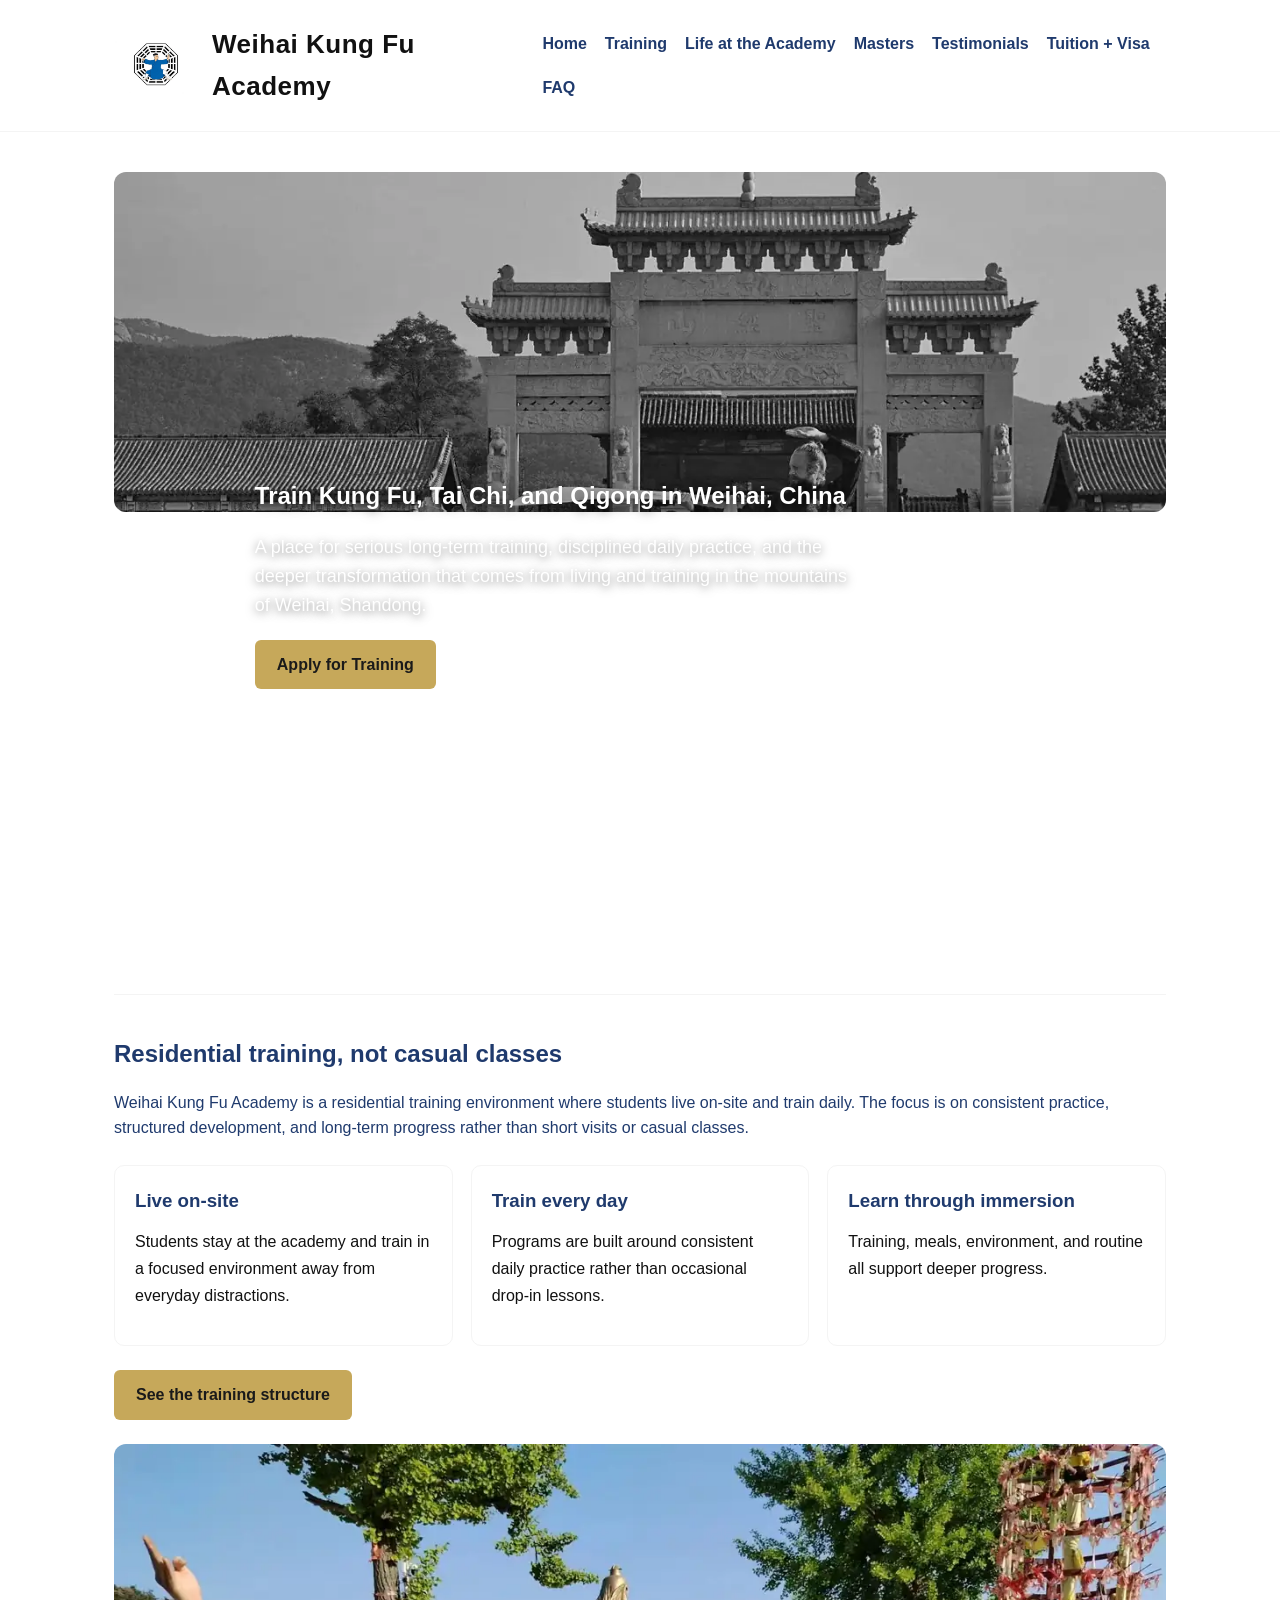
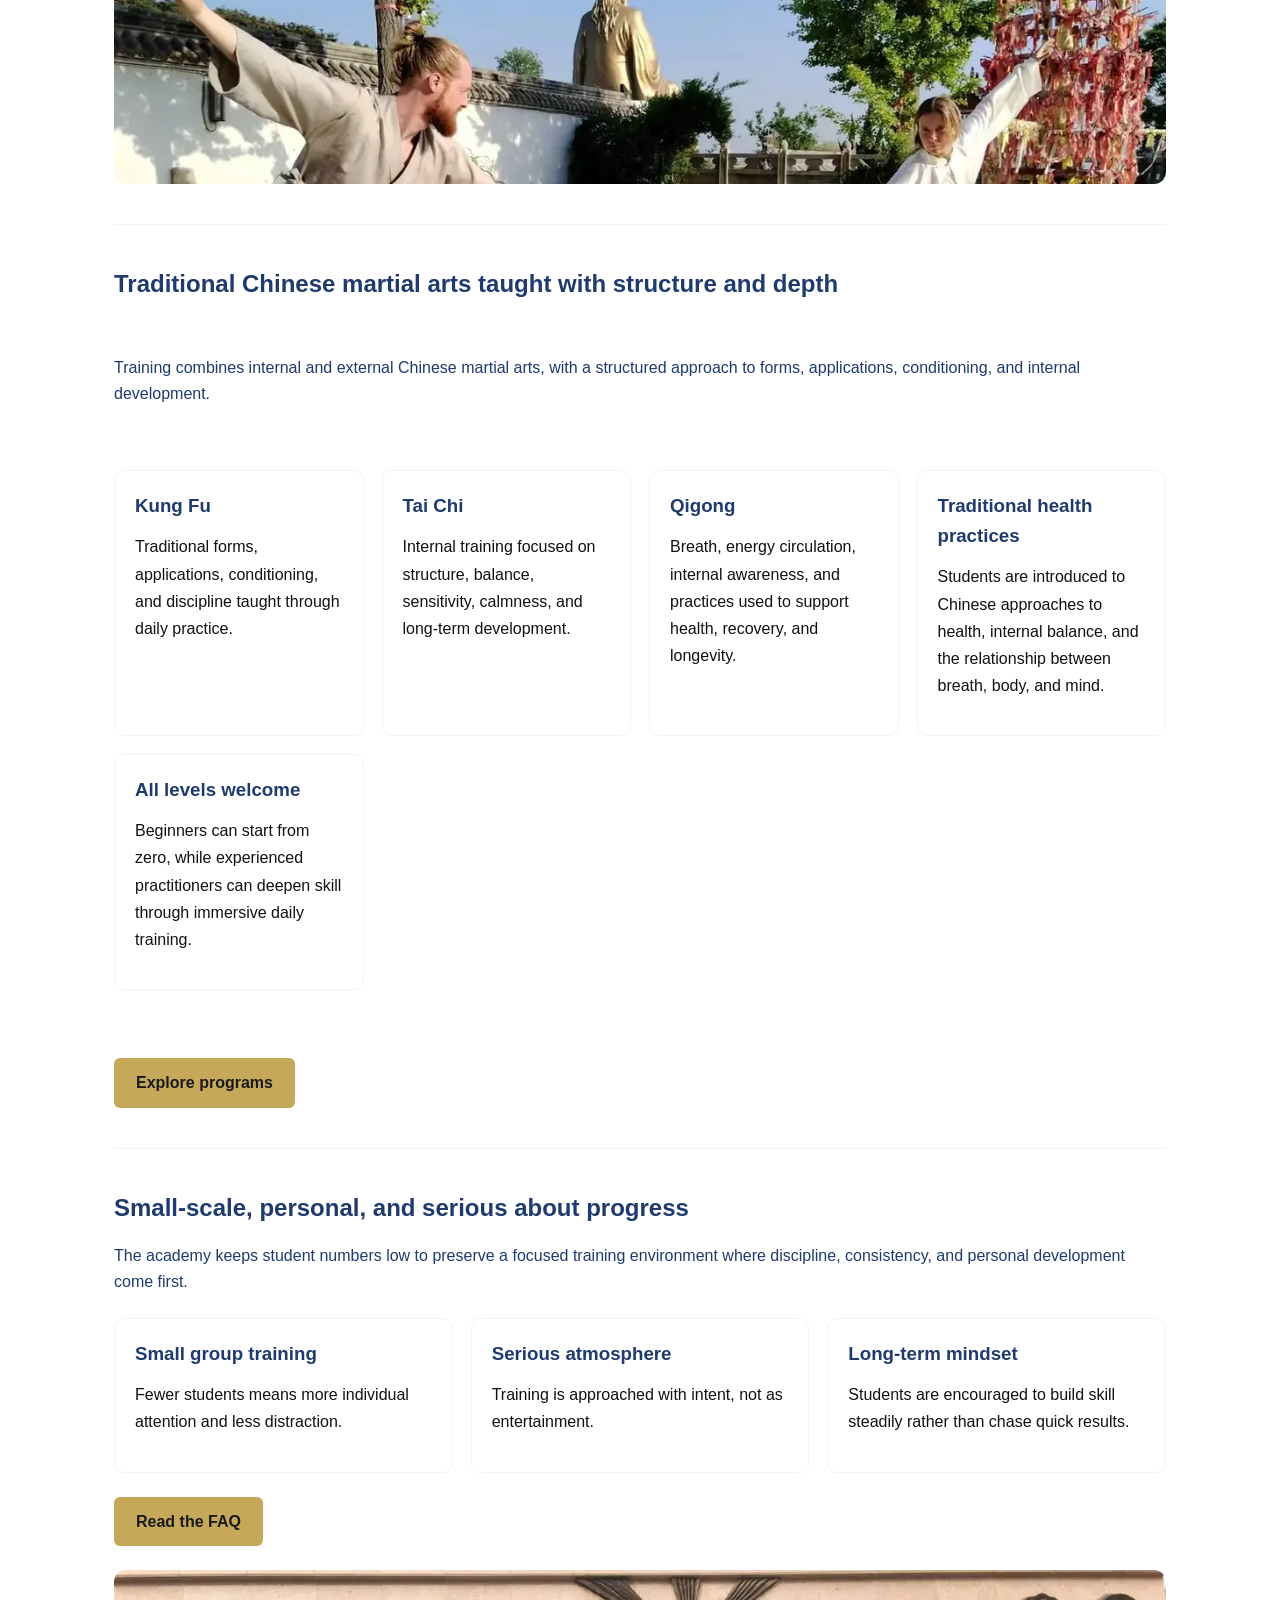
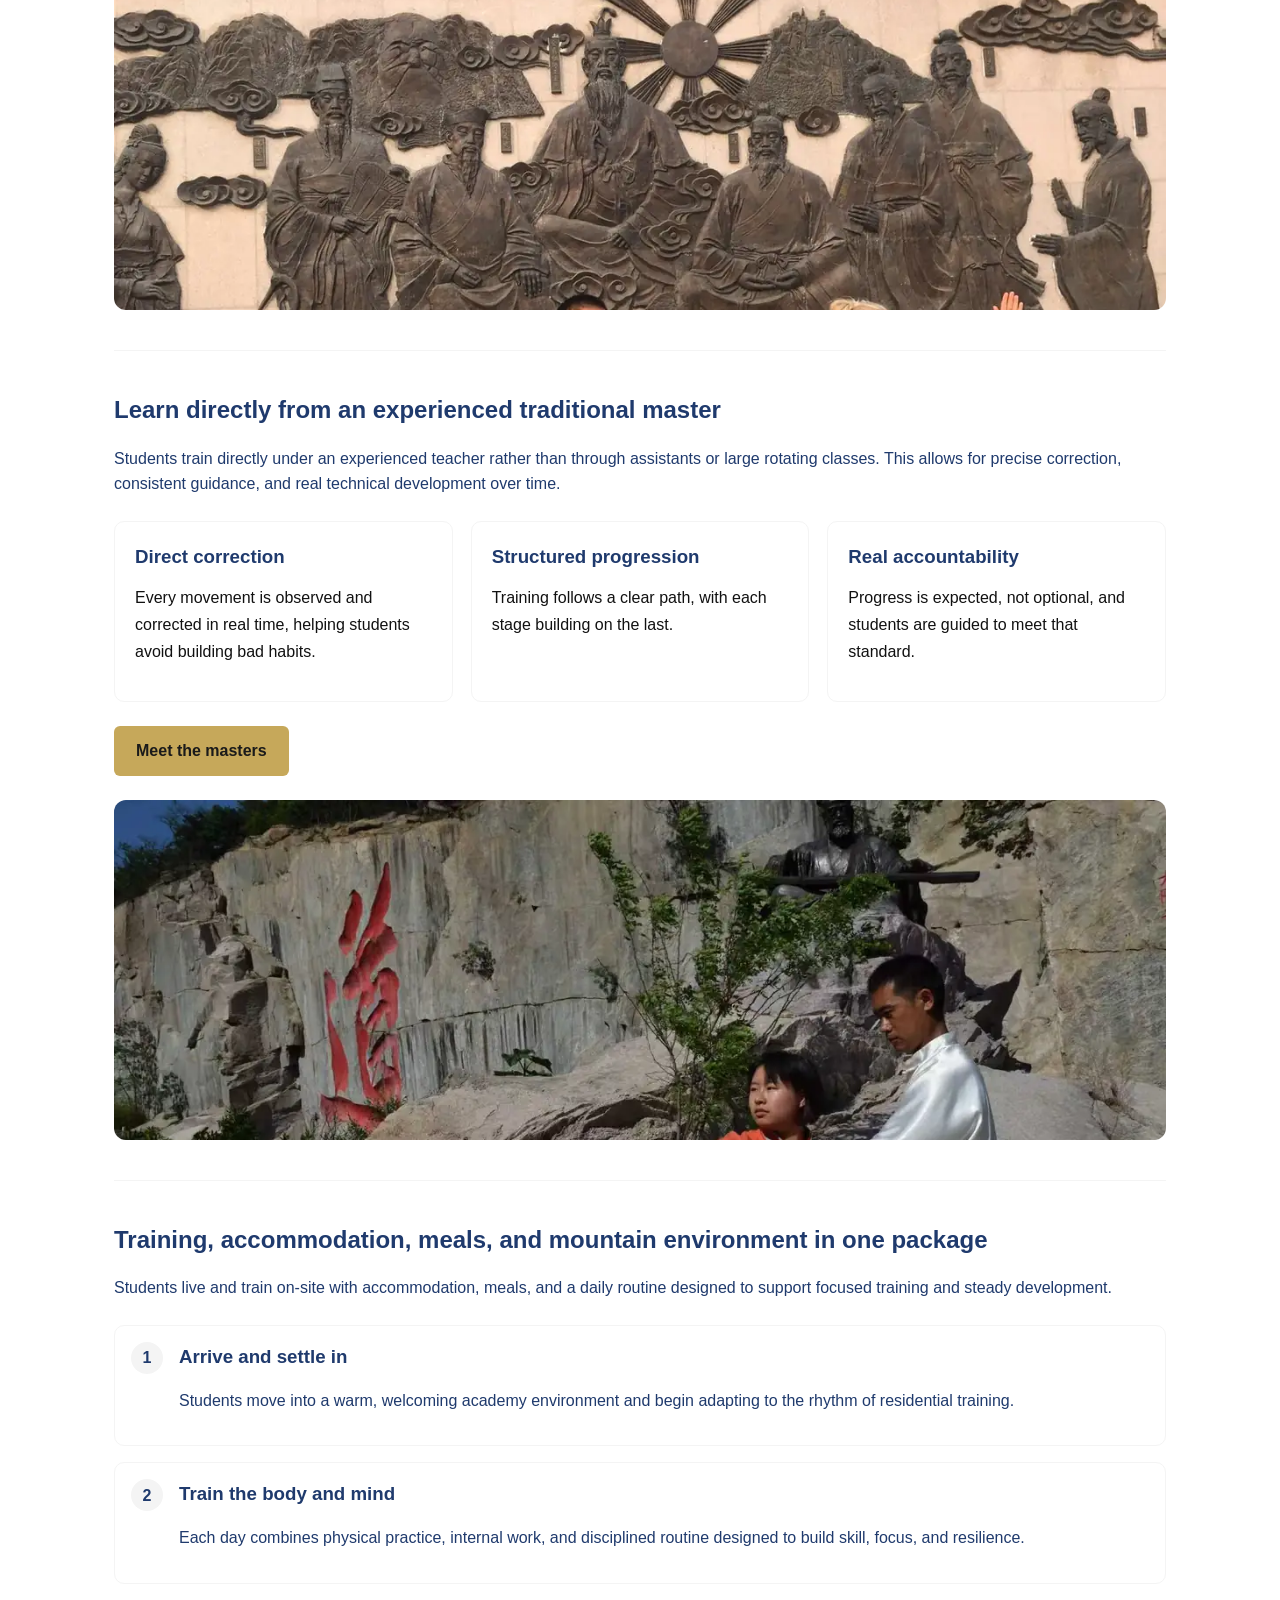
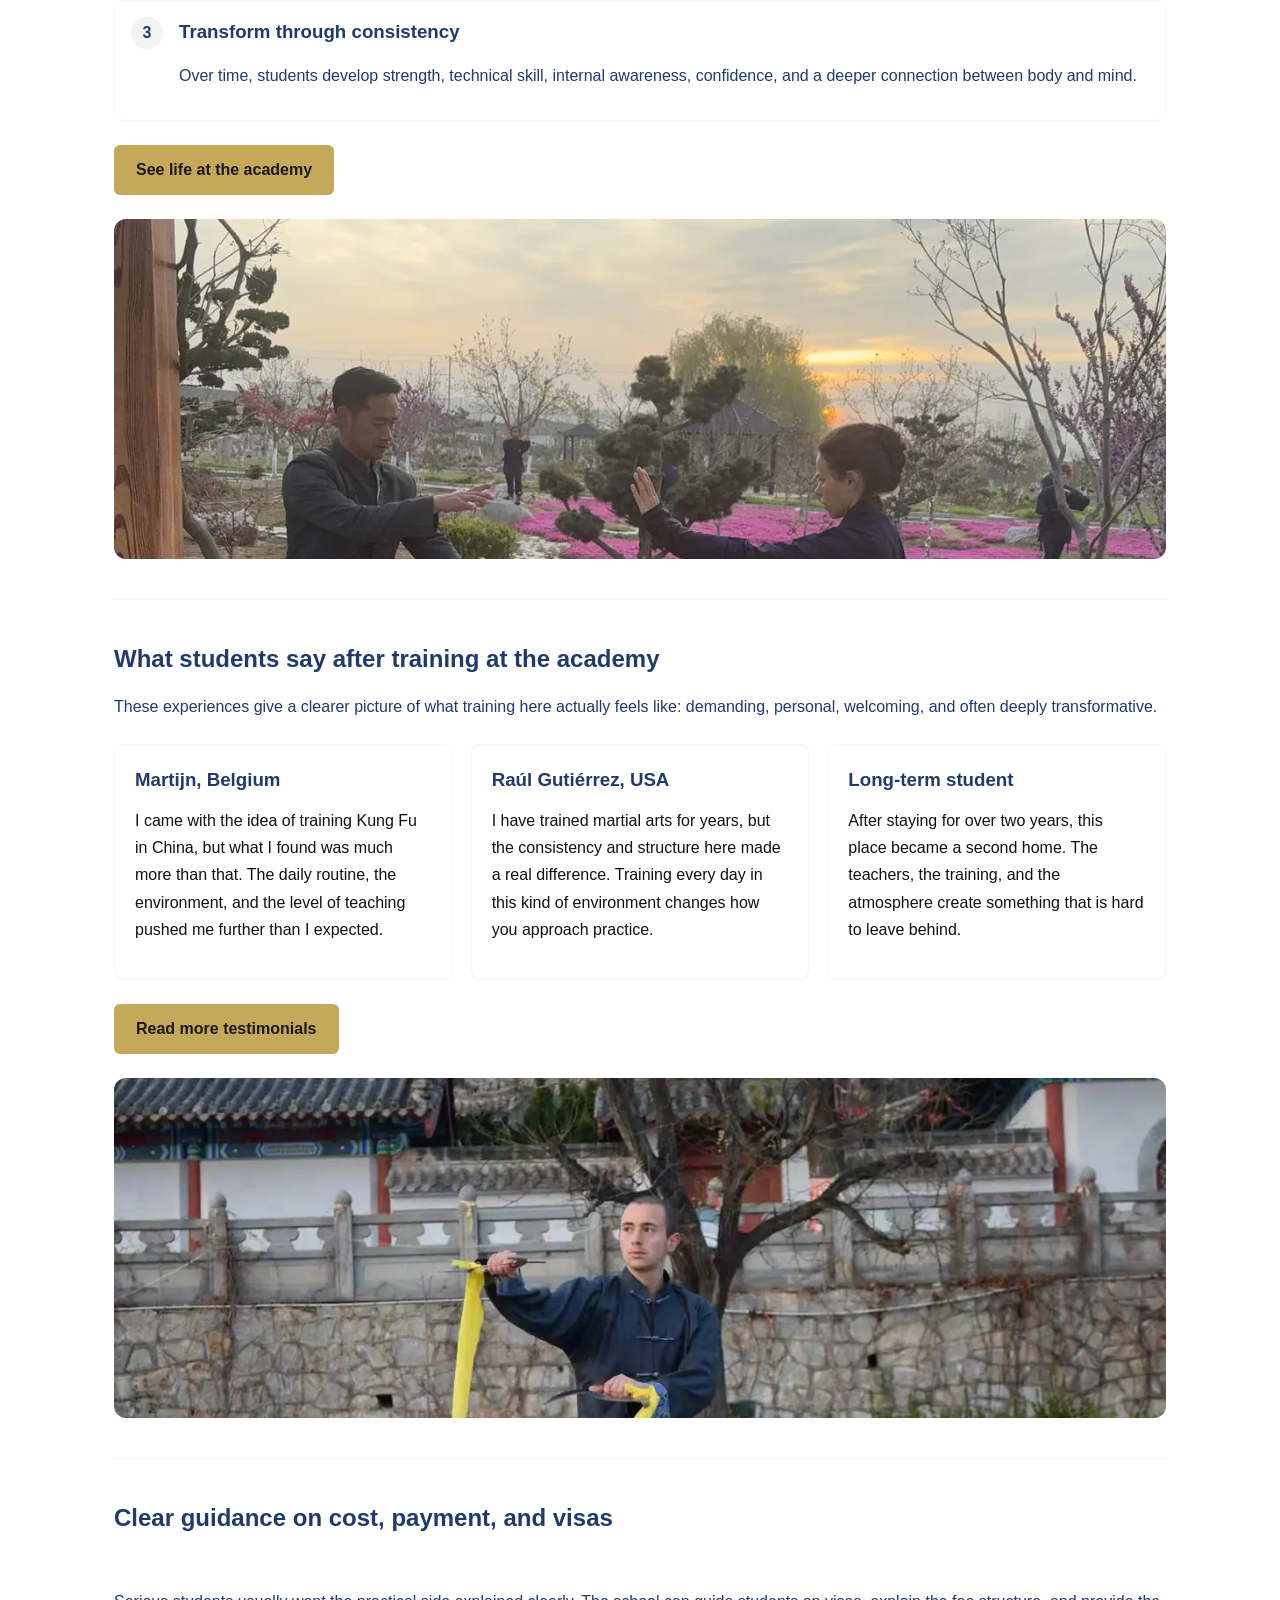
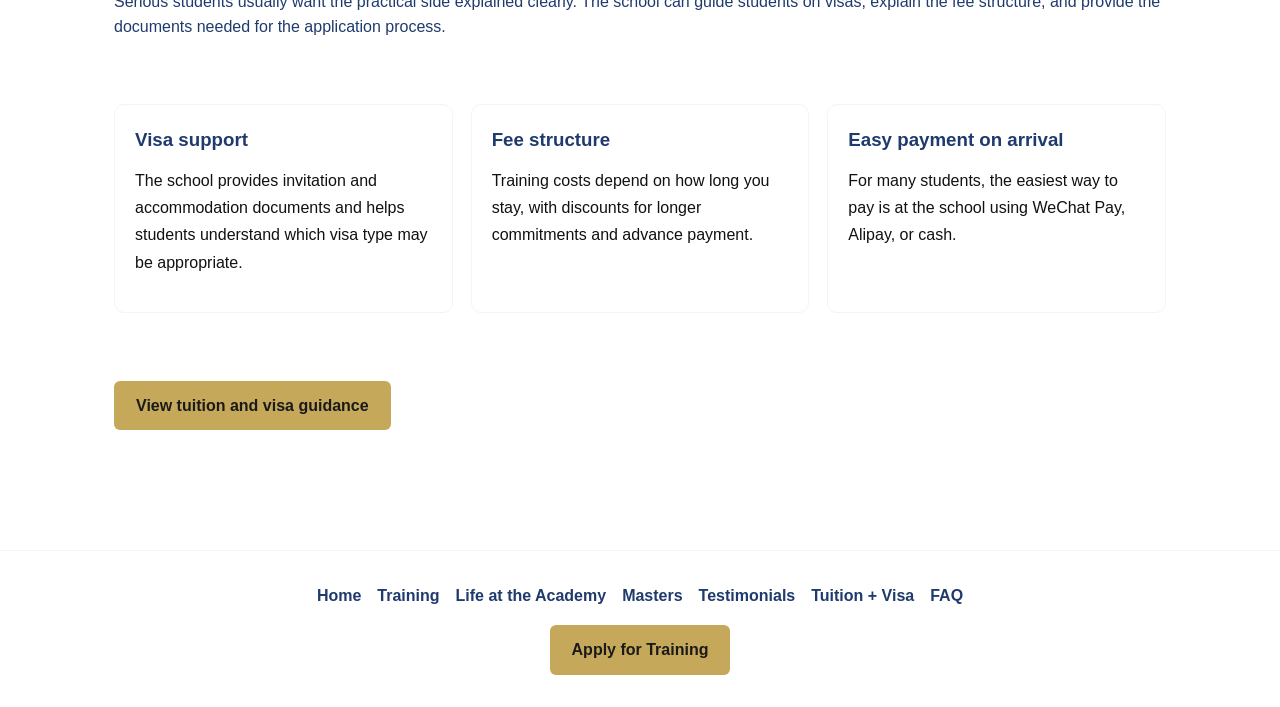
<file: index.html>
<!doctype html>
<html lang="es">
<head>
  <meta charset="utf-8" />
  <meta name="viewport" content="width=device-width, initial-scale=1" />
  <title>Weihai Kung Fu Academy</title>
  <link rel="stylesheet" href="styles.css" />
  
</head>
<body>
  <header class="header"><nav class="nav"><div class="site-brand"><img class="site-logo" src="images/logo.webp" alt="Weihai Kung Fu Academy logo"><span class="site-name">Weihai Kung Fu Academy</span></div><div class="nav-links"><a href="index.html">Home</a><a href="training.html">Training</a><a href="life-at-the-academy.html">Life at the Academy</a><a href="masters.html">Masters</a><a href="testimonials.html">Testimonials</a><a href="tuition-visa.html">Tuition + Visa</a><a href="faq.html">FAQ</a></div></nav></header>
  <main class="main">
<section class="section hero hero-layout-overlay hero-height-tall">
  <div class="hero-bg"><img class="section-image" src="images/hero.webp" alt="Students training at a mountain kung fu academy in China" /></div>
  <div class="hero-overlay hero-overlay-none"></div>
  <div class="container hero-overlay-inner">
    
<div class="hero-content hero-align-left" style="max-width:760px; transform: translate(40px, 0px);">
  <h1>Train Kung Fu, Tai Chi, and Qigong in Weihai, China</h1>
  <p class="lead">A place for serious long-term training, disciplined daily practice, and the deeper transformation that comes from living and training in the mountains of Weihai, Shandong.</p>
  <div class="cta-block"><a class="button" href="mailto:weihaikungfu@outlook.com">Apply for Training</a></div>
</div>

  </div>
</section>

<section class="section section-theme-default section-layout-standard section-columns-auto section-image-right">
  <div class="container section-inner">
    <div class="section-copy"><h2>Residential training, not casual classes</h2>
    <p class="supporting">Weihai Kung Fu Academy is a residential training environment where students live on-site and train daily. The focus is on consistent practice, structured development, and long-term progress rather than short visits or casual classes.</p>
    <div class="card-grid cards-style-standard">
<div class="card">
  <h3>Live on-site</h3>
  <p class="card-body">Students stay at the academy and train in a focused environment away from everyday distractions.</p>
</div>

<div class="card">
  <h3>Train every day</h3>
  <p class="card-body">Programs are built around consistent daily practice rather than occasional drop-in lessons.</p>
</div>

<div class="card">
  <h3>Learn through immersion</h3>
  <p class="card-body">Training, meals, environment, and routine all support deeper progress.</p>
</div>
</div>
    <div class="cta-block"><a class="button" href="training.html">See the training structure</a></div></div>
    <div class="section-media"><img class="section-image" src="images/core-offer.webp" alt="Residential kung fu training in China" /></div>
  </div>
</section>

<section class="section section-theme-default section-layout-standard section-columns-auto section-image-right">
  <div class="container section-inner">
    <h2>Traditional Chinese martial arts taught with structure and depth</h2>
    <p class="supporting">Training combines internal and external Chinese martial arts, with a structured approach to forms, applications, conditioning, and internal development.</p>
    <div class="card-grid cards-style-standard">
<div class="card">
  <h3>Kung Fu</h3>
  <p class="card-body">Traditional forms, applications, conditioning, and discipline taught through daily practice.</p>
</div>

<div class="card">
  <h3>Tai Chi</h3>
  <p class="card-body">Internal training focused on structure, balance, sensitivity, calmness, and long-term development.</p>
</div>

<div class="card">
  <h3>Qigong</h3>
  <p class="card-body">Breath, energy circulation, internal awareness, and practices used to support health, recovery, and longevity.</p>
</div>

<div class="card">
  <h3>Traditional health practices</h3>
  <p class="card-body">Students are introduced to Chinese approaches to health, internal balance, and the relationship between breath, body, and mind.</p>
</div>

<div class="card">
  <h3>All levels welcome</h3>
  <p class="card-body">Beginners can start from zero, while experienced practitioners can deepen skill through immersive daily training.</p>
</div>
</div>
    <div class="cta-block"><a class="button" href="training.html">Explore programs</a></div>
  </div>
</section>

<section class="section section-theme-default section-layout-standard section-columns-auto section-image-right">
  <div class="container section-inner">
    <div class="section-copy"><h2>Small-scale, personal, and serious about progress</h2>
    <p class="supporting">The academy keeps student numbers low to preserve a focused training environment where discipline, consistency, and personal development come first.</p>
    <div class="card-grid cards-style-standard">
<div class="card">
  <h3>Small group training</h3>
  <p class="card-body">Fewer students means more individual attention and less distraction.</p>
</div>

<div class="card">
  <h3>Serious atmosphere</h3>
  <p class="card-body">Training is approached with intent, not as entertainment.</p>
</div>

<div class="card">
  <h3>Long-term mindset</h3>
  <p class="card-body">Students are encouraged to build skill steadily rather than chase quick results.</p>
</div>
</div>
    <div class="cta-block"><a class="button" href="faq.html">Read the FAQ</a></div></div>
    <div class="section-media"><img class="section-image" src="images/training-group.webp" alt="Small group kung fu training outdoors" /></div>
  </div>
</section>

<section class="section section-theme-default section-layout-standard section-columns-auto section-image-right">
  <div class="container section-inner">
    <div class="section-copy"><h2>Learn directly from an experienced traditional master</h2>
    <p class="supporting">Students train directly under an experienced teacher rather than through assistants or large rotating classes. This allows for precise correction, consistent guidance, and real technical development over time.</p>
    <div class="card-grid cards-style-standard">
<div class="card">
  <h3>Direct correction</h3>
  <p class="card-body">Every movement is observed and corrected in real time, helping students avoid building bad habits.</p>
</div>

<div class="card">
  <h3>Structured progression</h3>
  <p class="card-body">Training follows a clear path, with each stage building on the last.</p>
</div>

<div class="card">
  <h3>Real accountability</h3>
  <p class="card-body">Progress is expected, not optional, and students are guided to meet that standard.</p>
</div>
</div>
    <div class="cta-block"><a class="button" href="masters.html">Meet the masters</a></div></div>
    <div class="section-media"><img class="section-image" src="images/master-teaching.webp" alt="Master correcting student technique" /></div>
  </div>
</section>

<section class="section section-theme-default section-layout-standard section-columns-auto section-image-right">
  <div class="container section-inner">
    <div class="section-copy"><h2>Training, accommodation, meals, and mountain environment in one package</h2>
    <p class="supporting">Students live and train on-site with accommodation, meals, and a daily routine designed to support focused training and steady development.</p>
    <div class="steps steps-style-standard"><div class="step"><div class="step-number">1</div><div><h3>Arrive and settle in</h3><p class="supporting">Students move into a warm, welcoming academy environment and begin adapting to the rhythm of residential training.</p></div></div><div class="step"><div class="step-number">2</div><div><h3>Train the body and mind</h3><p class="supporting">Each day combines physical practice, internal work, and disciplined routine designed to build skill, focus, and resilience.</p></div></div><div class="step"><div class="step-number">3</div><div><h3>Transform through consistency</h3><p class="supporting">Over time, students develop strength, technical skill, internal awareness, confidence, and a deeper connection between body and mind.</p></div></div></div>
    <div class="cta-block"><a class="button" href="life-at-the-academy.html">See life at the academy</a></div></div>
    <div class="section-media"><img class="section-image" src="images/life-at-the-academy.webp" alt="Life at a residential kung fu academy" /></div>
  </div>
</section>

<section class="section section-theme-default section-layout-standard section-columns-auto section-image-right">
  <div class="container section-inner">
    <div class="section-copy"><h2>What students say after training at the academy</h2>
    <p class="supporting">These experiences give a clearer picture of what training here actually feels like: demanding, personal, welcoming, and often deeply transformative.</p>
    <div class="card-grid cards-style-standard">
<div class="card">
  <h3>Martijn, Belgium</h3>
  <p class="card-body">I came with the idea of training Kung Fu in China, but what I found was much more than that. The daily routine, the environment, and the level of teaching pushed me further than I expected.</p>
</div>

<div class="card">
  <h3>Raúl Gutiérrez, USA</h3>
  <p class="card-body">I have trained martial arts for years, but the consistency and structure here made a real difference. Training every day in this kind of environment changes how you approach practice.</p>
</div>

<div class="card">
  <h3>Long-term student</h3>
  <p class="card-body">After staying for over two years, this place became a second home. The teachers, the training, and the atmosphere create something that is hard to leave behind.</p>
</div>
</div>
    <div class="cta-block"><a class="button" href="testimonials.html">Read more testimonials</a></div></div>
    <div class="section-media"><img class="section-image" src="images/testimonials.webp" alt="Testimonials from international students at Weihai Kung Fu Academy" /></div>
  </div>
</section>

<section class="section section-theme-default section-layout-standard section-columns-auto section-image-right">
  <div class="container section-inner">
    <h2>Clear guidance on cost, payment, and visas</h2>
    <p class="supporting">Serious students usually want the practical side explained clearly. The school can guide students on visas, explain the fee structure, and provide the documents needed for the application process.</p>
    <div class="card-grid cards-style-standard">
<div class="card">
  <h3>Visa support</h3>
  <p class="card-body">The school provides invitation and accommodation documents and helps students understand which visa type may be appropriate.</p>
</div>

<div class="card">
  <h3>Fee structure</h3>
  <p class="card-body">Training costs depend on how long you stay, with discounts for longer commitments and advance payment.</p>
</div>

<div class="card">
  <h3>Easy payment on arrival</h3>
  <p class="card-body">For many students, the easiest way to pay is at the school using WeChat Pay, Alipay, or cash.</p>
</div>
</div>
    <div class="cta-block"><a class="button" href="tuition-visa.html">View tuition and visa guidance</a></div>
  </div>
</section>
</main>
  <footer class="footer"><div class="footer-links"><a href="index.html">Home</a><a href="training.html">Training</a><a href="life-at-the-academy.html">Life at the Academy</a><a href="masters.html">Masters</a><a href="testimonials.html">Testimonials</a><a href="tuition-visa.html">Tuition + Visa</a><a href="faq.html">FAQ</a></div><div class="footer-cta"><a class="button" href="mailto:weihaikungfu@outlook.com">Apply for Training</a></div></footer>
</body>
</html>
</file>
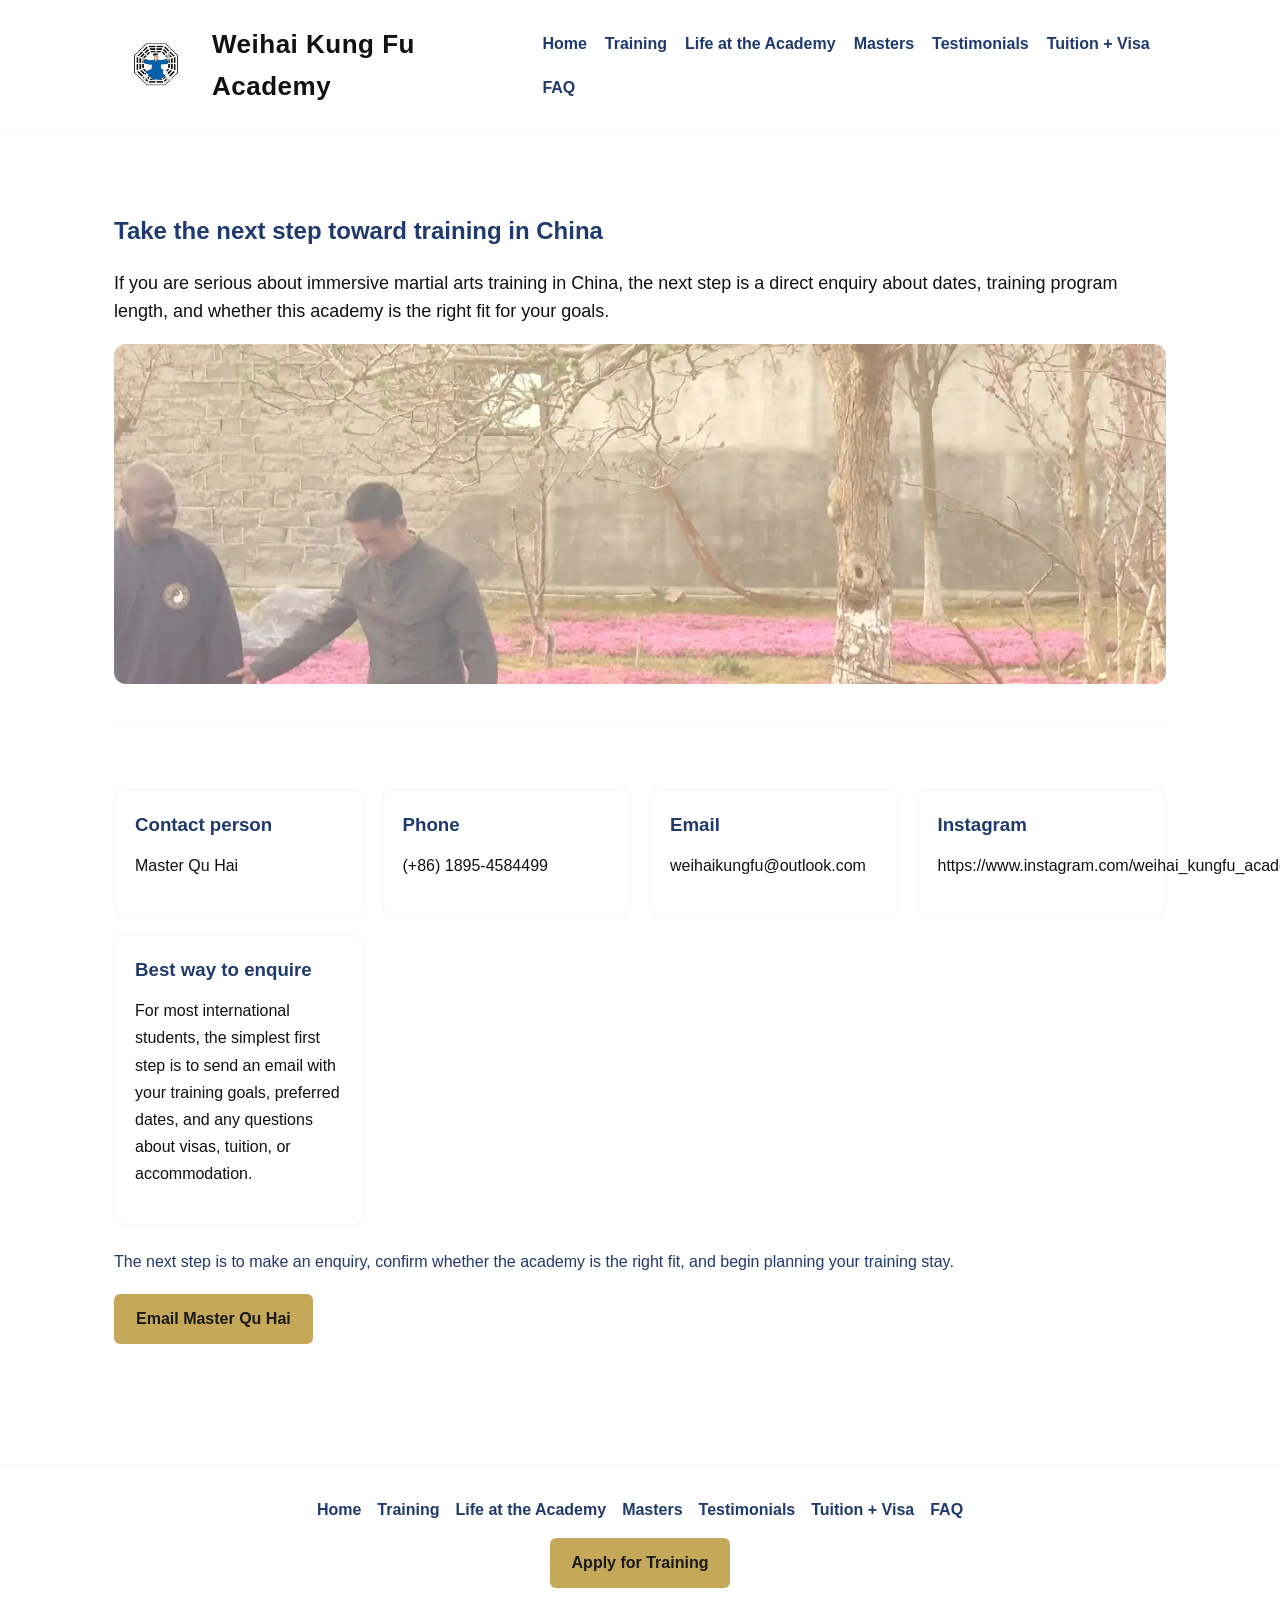
<file: contact.html>
<!doctype html>
<html lang="es">
<head>
  <meta charset="utf-8" />
  <meta name="viewport" content="width=device-width, initial-scale=1" />
  <title>Take the next step toward training in China | Weihai Kung Fu Academy</title>
  <link rel="stylesheet" href="styles.css" />
  
</head>
<body>
  <header class="header"><nav class="nav"><div class="site-brand"><img class="site-logo" src="images/logo.webp" alt="Weihai Kung Fu Academy logo"><span class="site-name">Weihai Kung Fu Academy</span></div><div class="nav-links"><a href="index.html">Home</a><a href="training.html">Training</a><a href="life-at-the-academy.html">Life at the Academy</a><a href="masters.html">Masters</a><a href="testimonials.html">Testimonials</a><a href="tuition-visa.html">Tuition + Visa</a><a href="faq.html">FAQ</a></div></nav></header>
  <main class="main">
<section class="section">
  <div class="container">
    <h1>Take the next step toward training in China</h1>
    <p class="lead">If you are serious about immersive martial arts training in China, the next step is a direct enquiry about dates, training program length, and whether this academy is the right fit for your goals.</p>
    <img class="section-image" src="images/contact.webp" alt="Contact and application for kung fu training in China" />
  </div>
</section>

<section class="section">
  <div class="container">
    <div class="card-grid">
<div class="card">
  <h3>Contact person</h3>
  <p class="card-body">Master Qu Hai</p>
</div>

<div class="card">
  <h3>Phone</h3>
  <p class="card-body">(+86) 1895-4584499</p>
</div>

<div class="card">
  <h3>Email</h3>
  <p class="card-body">weihaikungfu@outlook.com</p>
</div>

<div class="card">
  <h3>Instagram</h3>
  <p class="card-body">https://www.instagram.com/weihai_kungfu_academy/</p>
</div>

<div class="card">
  <h3>Best way to enquire</h3>
  <p class="card-body">For most international students, the simplest first step is to send an email with your training goals, preferred dates, and any questions about visas, tuition, or accommodation.</p>
</div>
</div>
    <p class="supporting">The next step is to make an enquiry, confirm whether the academy is the right fit, and begin planning your training stay.</p>
    <div class="cta-block"><a class="button" href="mailto:weihaikungfu@outlook.com">Email Master Qu Hai</a></div>
  </div>
</section>
</main>
  <footer class="footer"><div class="footer-links"><a href="index.html">Home</a><a href="training.html">Training</a><a href="life-at-the-academy.html">Life at the Academy</a><a href="masters.html">Masters</a><a href="testimonials.html">Testimonials</a><a href="tuition-visa.html">Tuition + Visa</a><a href="faq.html">FAQ</a></div><div class="footer-cta"><a class="button" href="mailto:weihaikungfu@outlook.com">Apply for Training</a></div></footer>
</body>
</html>
</file>
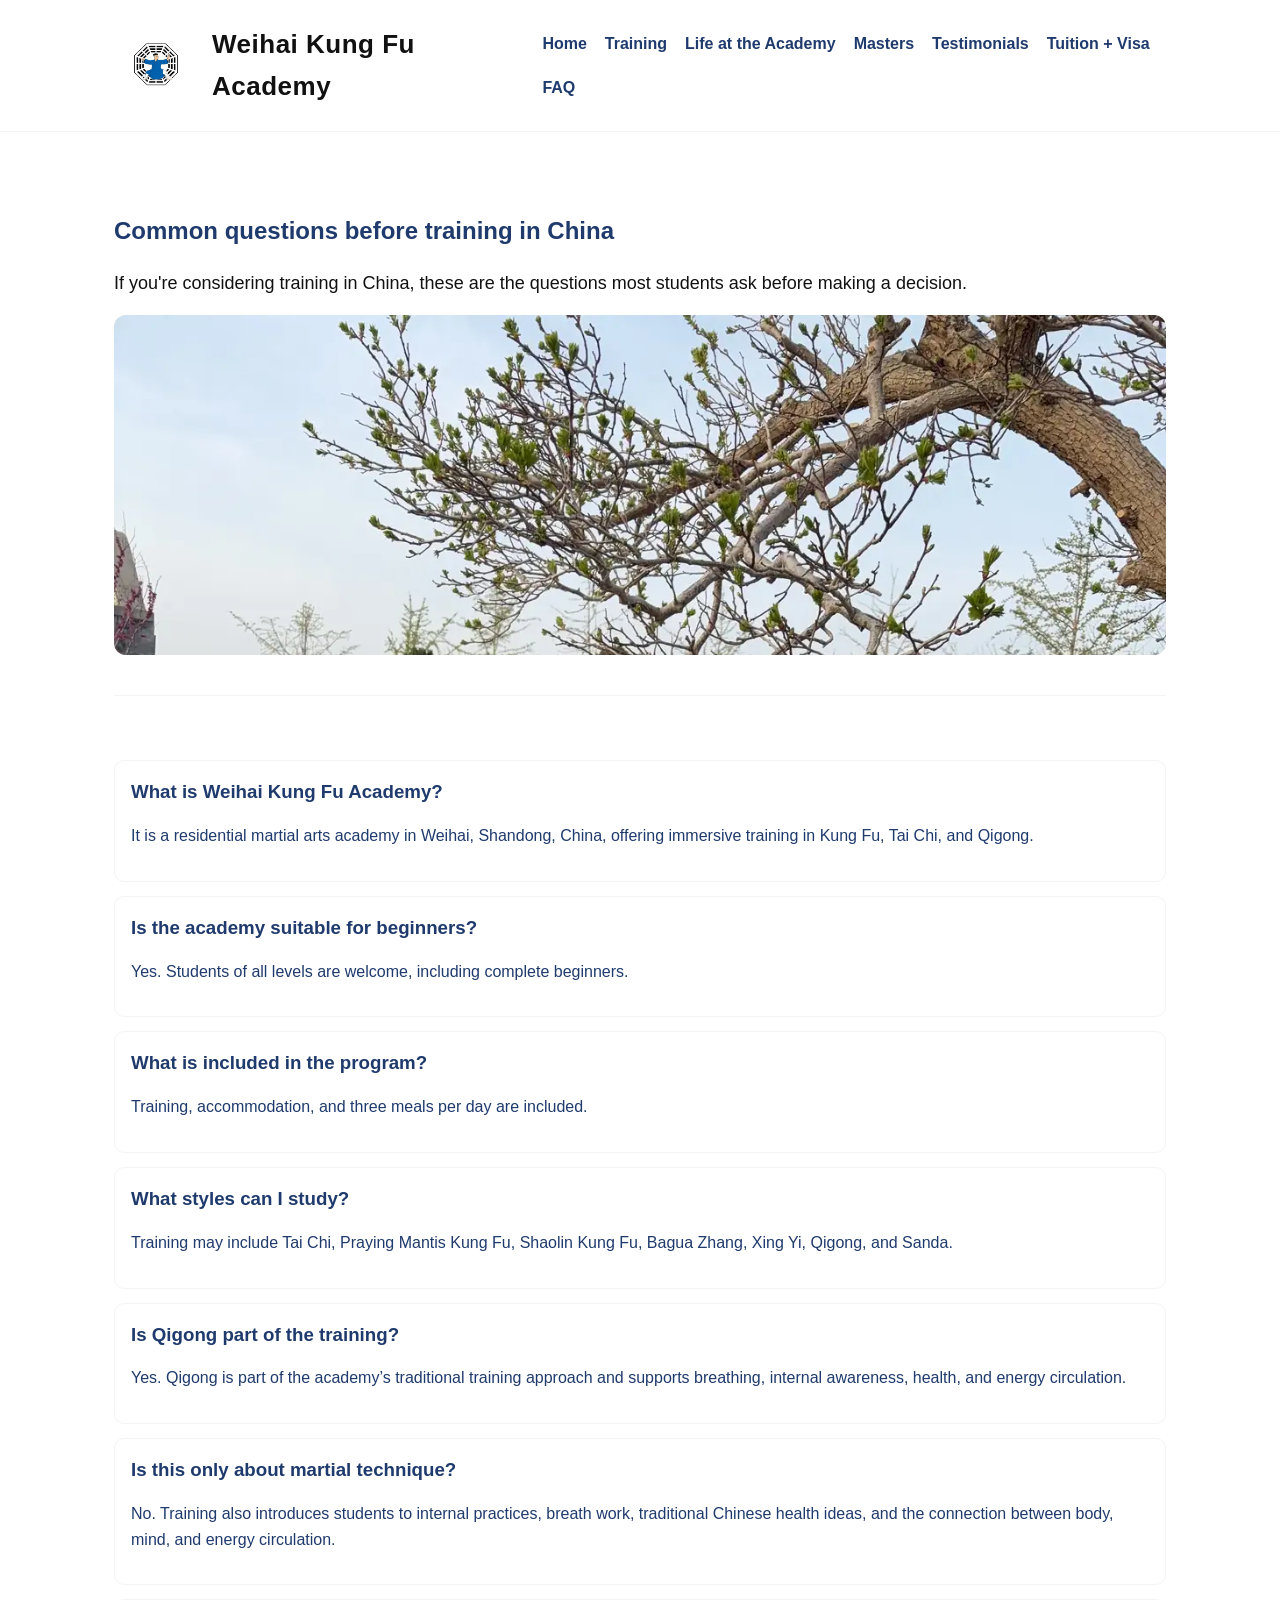
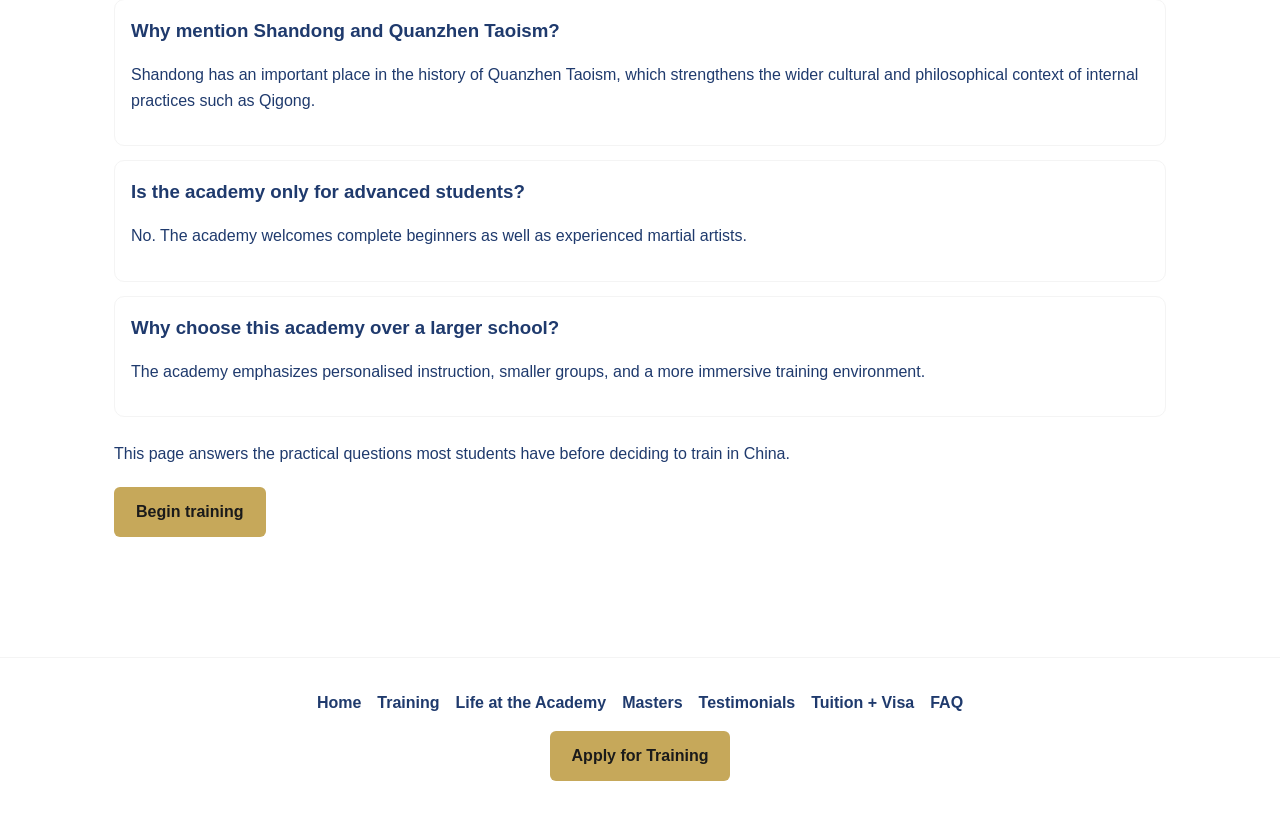
<file: faq.html>
<!doctype html>
<html lang="es">
<head>
  <meta charset="utf-8" />
  <meta name="viewport" content="width=device-width, initial-scale=1" />
  <title>Common questions before training in China | Weihai Kung Fu Academy</title>
  <link rel="stylesheet" href="styles.css" />
  <script type="application/ld+json">{"@context": "https://schema.org", "@type": "FAQPage", "mainEntity": [{"@type": "Question", "name": "What is Weihai Kung Fu Academy?", "acceptedAnswer": {"@type": "Answer", "text": "Weihai Kung Fu Academy is a residential martial arts academy in Weihai, Shandong, China, offering immersive training in Kung Fu, Tai Chi, and Qigong."}}, {"@type": "Question", "name": "Is it a live-in program?", "acceptedAnswer": {"@type": "Answer", "text": "Yes. Students live at the academy and train daily in a structured residential environment."}}, {"@type": "Question", "name": "What is included in the program?", "acceptedAnswer": {"@type": "Answer", "text": "Training, accommodation, and three meals per day are included."}}, {"@type": "Question", "name": "Is Qigong part of the training?", "acceptedAnswer": {"@type": "Answer", "text": "Yes. Qigong is part of the academy’s traditional training approach and supports breathing, internal awareness, health, and energy circulation."}}, {"@type": "Question", "name": "Is the academy suitable for beginners?", "acceptedAnswer": {"@type": "Answer", "text": "Yes. Students of all levels are welcome, including complete beginners."}}, {"@type": "Question", "name": "Why choose this academy over a larger school?", "acceptedAnswer": {"@type": "Answer", "text": "The academy emphasizes personalised instruction, smaller groups, direct teaching from experienced masters, and a mountain training environment in Weihai, Shandong, China."}}]}</script>
</head>
<body>
  <header class="header"><nav class="nav"><div class="site-brand"><img class="site-logo" src="images/logo.webp" alt="Weihai Kung Fu Academy logo"><span class="site-name">Weihai Kung Fu Academy</span></div><div class="nav-links"><a href="index.html">Home</a><a href="training.html">Training</a><a href="life-at-the-academy.html">Life at the Academy</a><a href="masters.html">Masters</a><a href="testimonials.html">Testimonials</a><a href="tuition-visa.html">Tuition + Visa</a><a href="faq.html">FAQ</a></div></nav></header>
  <main class="main">
<section class="section">
  <div class="container">
    <h1>Common questions before training in China</h1>
    <p class="lead">If you're considering training in China, these are the questions most students ask before making a decision.</p>
    <img class="section-image" src="images/faq.webp" alt="FAQ for martial arts academy in China" />
  </div>
</section>

<section class="section">
  <div class="container">
    <div class="faq-grid"><div class="faq-item"><h3>What is Weihai Kung Fu Academy?</h3><p class="supporting">It is a residential martial arts academy in Weihai, Shandong, China, offering immersive training in Kung Fu, Tai Chi, and Qigong.</p></div><div class="faq-item"><h3>Is the academy suitable for beginners?</h3><p class="supporting">Yes. Students of all levels are welcome, including complete beginners.</p></div><div class="faq-item"><h3>What is included in the program?</h3><p class="supporting">Training, accommodation, and three meals per day are included.</p></div><div class="faq-item"><h3>What styles can I study?</h3><p class="supporting">Training may include Tai Chi, Praying Mantis Kung Fu, Shaolin Kung Fu, Bagua Zhang, Xing Yi, Qigong, and Sanda.</p></div><div class="faq-item"><h3>Is Qigong part of the training?</h3><p class="supporting">Yes. Qigong is part of the academy’s traditional training approach and supports breathing, internal awareness, health, and energy circulation.</p></div><div class="faq-item"><h3>Is this only about martial technique?</h3><p class="supporting">No. Training also introduces students to internal practices, breath work, traditional Chinese health ideas, and the connection between body, mind, and energy circulation.</p></div><div class="faq-item"><h3>Why mention Shandong and Quanzhen Taoism?</h3><p class="supporting">Shandong has an important place in the history of Quanzhen Taoism, which strengthens the wider cultural and philosophical context of internal practices such as Qigong.</p></div><div class="faq-item"><h3>Is the academy only for advanced students?</h3><p class="supporting">No. The academy welcomes complete beginners as well as experienced martial artists.</p></div><div class="faq-item"><h3>Why choose this academy over a larger school?</h3><p class="supporting">The academy emphasizes personalised instruction, smaller groups, and a more immersive training environment.</p></div></div>
    <p class="supporting">This page answers the practical questions most students have before deciding to train in China.</p>
    <div class="cta-block"><a class="button" href="mailto:weihaikungfu@outlook.com">Begin training</a></div>
  </div>
</section>
</main>
  <footer class="footer"><div class="footer-links"><a href="index.html">Home</a><a href="training.html">Training</a><a href="life-at-the-academy.html">Life at the Academy</a><a href="masters.html">Masters</a><a href="testimonials.html">Testimonials</a><a href="tuition-visa.html">Tuition + Visa</a><a href="faq.html">FAQ</a></div><div class="footer-cta"><a class="button" href="mailto:weihaikungfu@outlook.com">Apply for Training</a></div></footer>
</body>
</html>
</file>
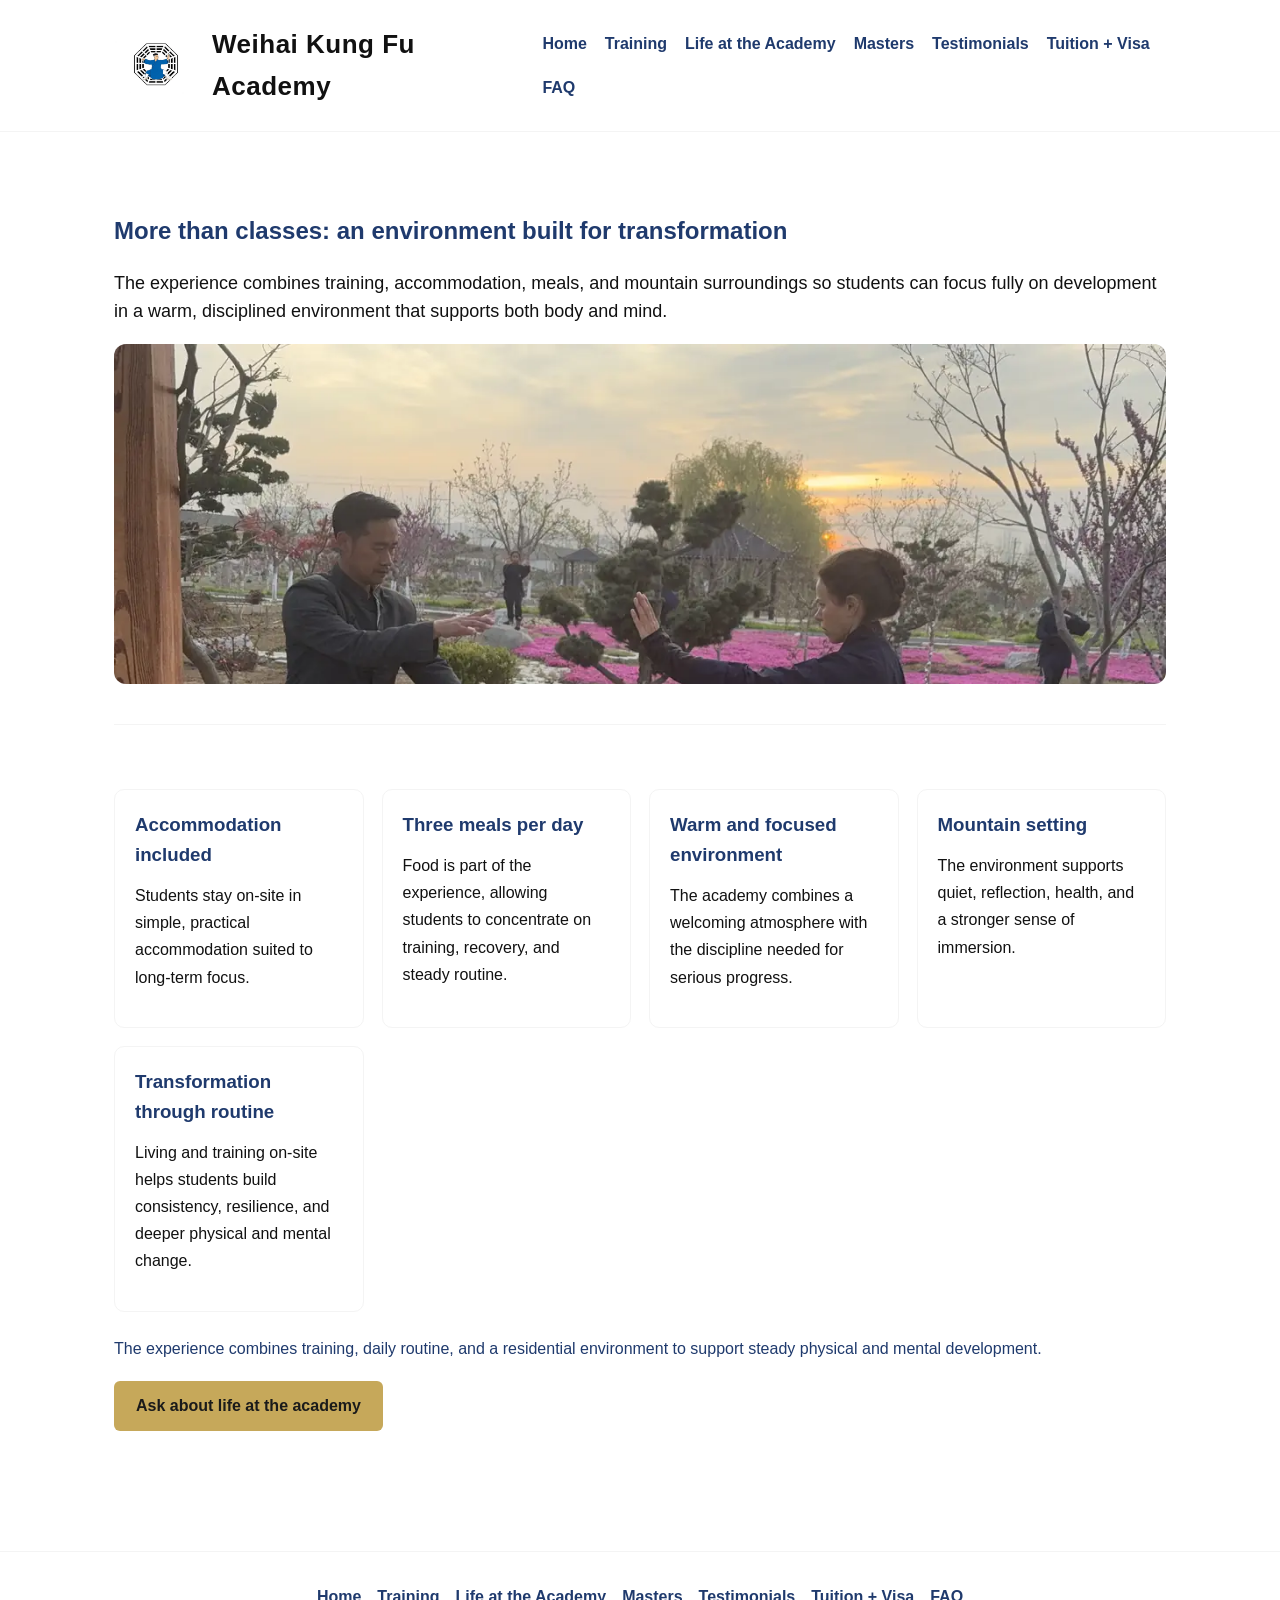
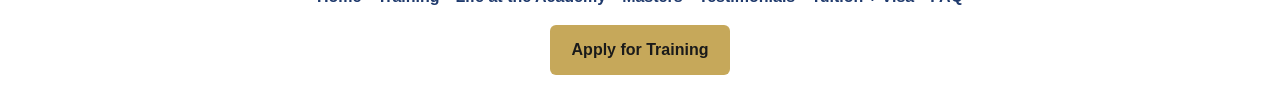
<file: life-at-the-academy.html>
<!doctype html>
<html lang="es">
<head>
  <meta charset="utf-8" />
  <meta name="viewport" content="width=device-width, initial-scale=1" />
  <title>More than classes: an environment built for transformation | Weihai Kung Fu Academy</title>
  <link rel="stylesheet" href="styles.css" />
  
</head>
<body>
  <header class="header"><nav class="nav"><div class="site-brand"><img class="site-logo" src="images/logo.webp" alt="Weihai Kung Fu Academy logo"><span class="site-name">Weihai Kung Fu Academy</span></div><div class="nav-links"><a href="index.html">Home</a><a href="training.html">Training</a><a href="life-at-the-academy.html">Life at the Academy</a><a href="masters.html">Masters</a><a href="testimonials.html">Testimonials</a><a href="tuition-visa.html">Tuition + Visa</a><a href="faq.html">FAQ</a></div></nav></header>
  <main class="main">
<section class="section">
  <div class="container">
    <h1>More than classes: an environment built for transformation</h1>
    <p class="lead">The experience combines training, accommodation, meals, and mountain surroundings so students can focus fully on development in a warm, disciplined environment that supports both body and mind.</p>
    <img class="section-image" src="images/life-at-the-academy.webp" alt="Life at a kung fu academy in China" />
  </div>
</section>

<section class="section">
  <div class="container">
    <div class="card-grid">
<div class="card">
  <h3>Accommodation included</h3>
  <p class="card-body">Students stay on-site in simple, practical accommodation suited to long-term focus.</p>
</div>

<div class="card">
  <h3>Three meals per day</h3>
  <p class="card-body">Food is part of the experience, allowing students to concentrate on training, recovery, and steady routine.</p>
</div>

<div class="card">
  <h3>Warm and focused environment</h3>
  <p class="card-body">The academy combines a welcoming atmosphere with the discipline needed for serious progress.</p>
</div>

<div class="card">
  <h3>Mountain setting</h3>
  <p class="card-body">The environment supports quiet, reflection, health, and a stronger sense of immersion.</p>
</div>

<div class="card">
  <h3>Transformation through routine</h3>
  <p class="card-body">Living and training on-site helps students build consistency, resilience, and deeper physical and mental change.</p>
</div>
</div>
    <p class="supporting">The experience combines training, daily routine, and a residential environment to support steady physical and mental development.</p>
    <div class="cta-block"><a class="button" href="mailto:weihaikungfu@outlook.com">Ask about life at the academy</a></div>
  </div>
</section>
</main>
  <footer class="footer"><div class="footer-links"><a href="index.html">Home</a><a href="training.html">Training</a><a href="life-at-the-academy.html">Life at the Academy</a><a href="masters.html">Masters</a><a href="testimonials.html">Testimonials</a><a href="tuition-visa.html">Tuition + Visa</a><a href="faq.html">FAQ</a></div><div class="footer-cta"><a class="button" href="mailto:weihaikungfu@outlook.com">Apply for Training</a></div></footer>
</body>
</html>
</file>
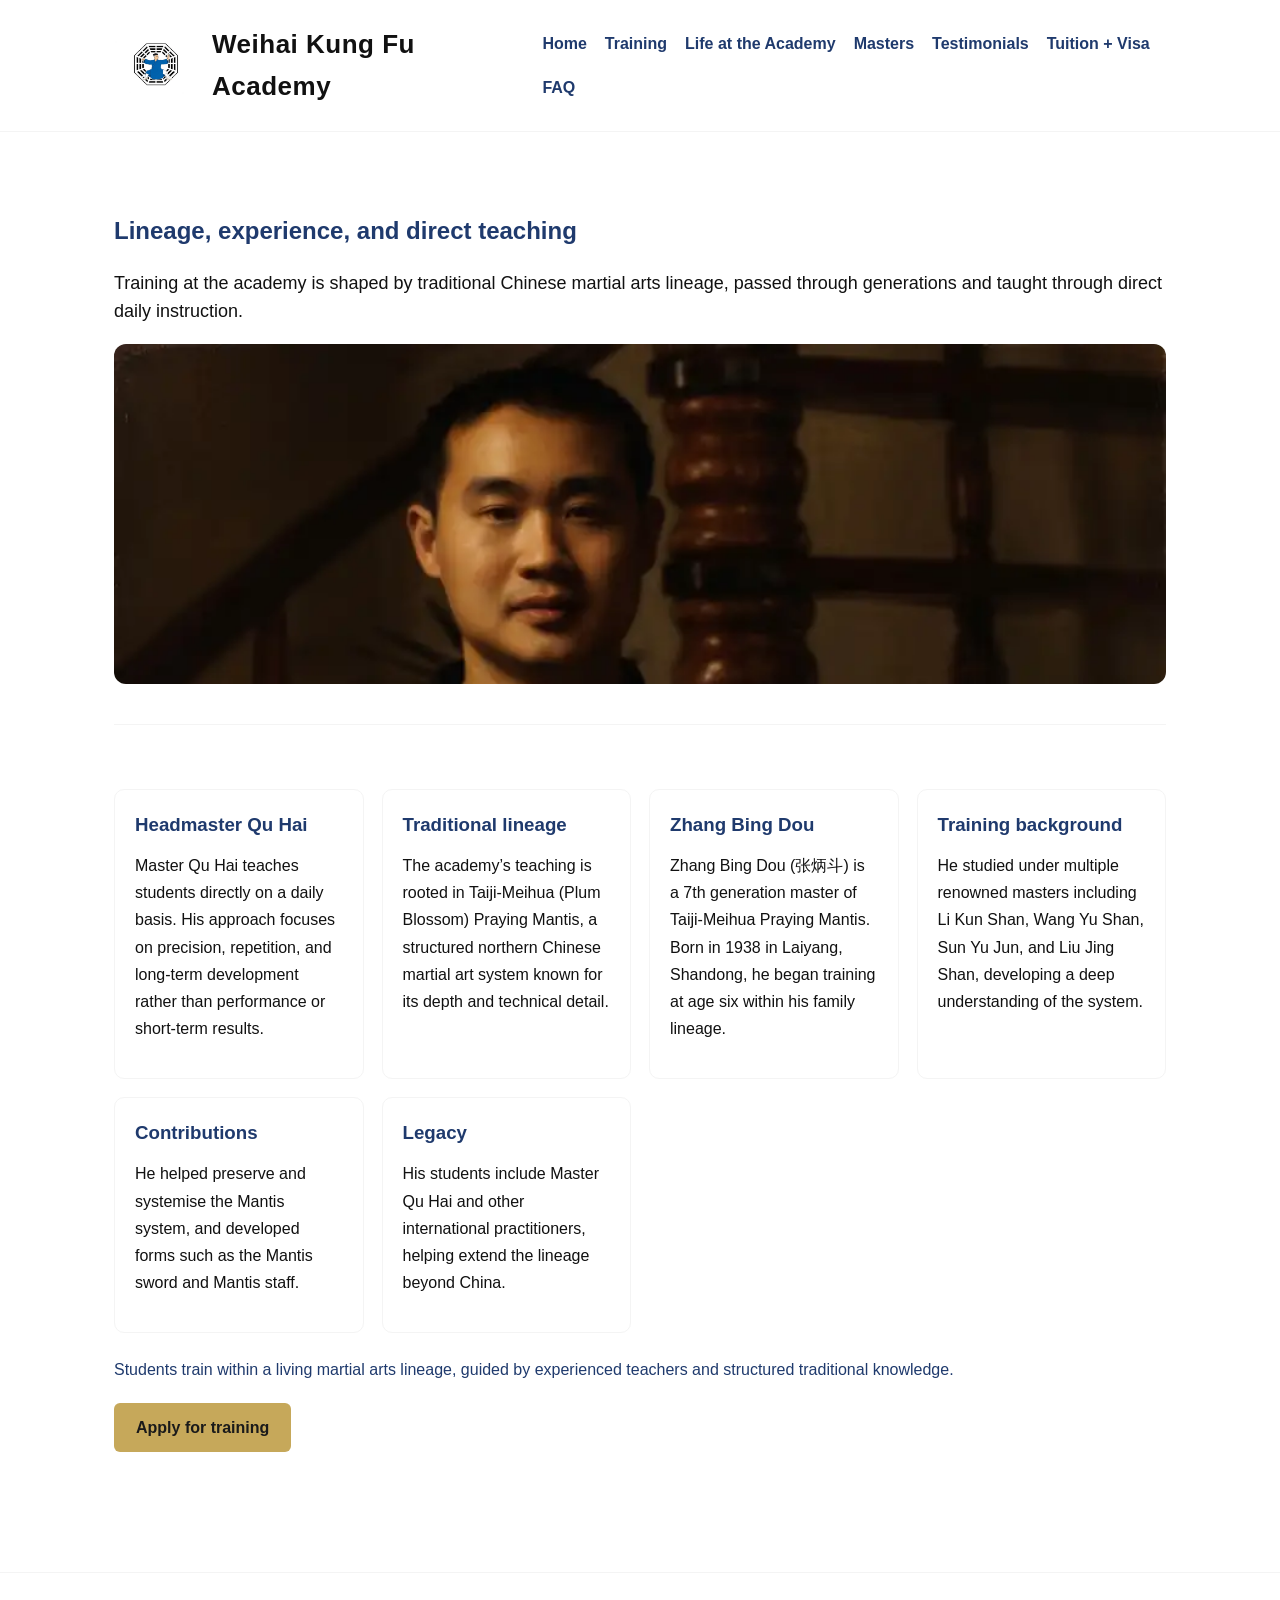
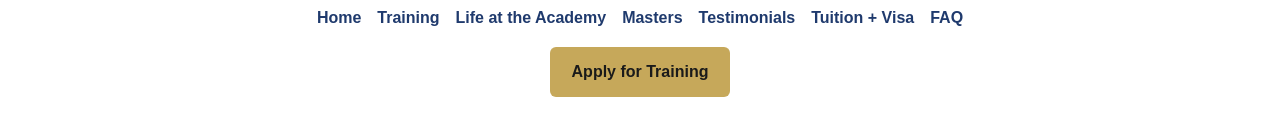
<file: masters.html>
<!doctype html>
<html lang="es">
<head>
  <meta charset="utf-8" />
  <meta name="viewport" content="width=device-width, initial-scale=1" />
  <title>Lineage, experience, and direct teaching | Weihai Kung Fu Academy</title>
  <link rel="stylesheet" href="styles.css" />
  
</head>
<body>
  <header class="header"><nav class="nav"><div class="site-brand"><img class="site-logo" src="images/logo.webp" alt="Weihai Kung Fu Academy logo"><span class="site-name">Weihai Kung Fu Academy</span></div><div class="nav-links"><a href="index.html">Home</a><a href="training.html">Training</a><a href="life-at-the-academy.html">Life at the Academy</a><a href="masters.html">Masters</a><a href="testimonials.html">Testimonials</a><a href="tuition-visa.html">Tuition + Visa</a><a href="faq.html">FAQ</a></div></nav></header>
  <main class="main">
<section class="section">
  <div class="container">
    <h1>Lineage, experience, and direct teaching</h1>
    <p class="lead">Training at the academy is shaped by traditional Chinese martial arts lineage, passed through generations and taught through direct daily instruction.</p>
    <img class="section-image" src="images/masters-portrait.webp" alt="Master Qu Hai with Zhang Bing Dou portrait" />
  </div>
</section>

<section class="section">
  <div class="container">
    <div class="card-grid">
<div class="card">
  <h3>Headmaster Qu Hai</h3>
  <p class="card-body">Master Qu Hai teaches students directly on a daily basis. His approach focuses on precision, repetition, and long-term development rather than performance or short-term results.</p>
</div>

<div class="card">
  <h3>Traditional lineage</h3>
  <p class="card-body">The academy’s teaching is rooted in Taiji-Meihua (Plum Blossom) Praying Mantis, a structured northern Chinese martial art system known for its depth and technical detail.</p>
</div>

<div class="card">
  <h3>Zhang Bing Dou</h3>
  <p class="card-body">Zhang Bing Dou (张炳斗) is a 7th generation master of Taiji-Meihua Praying Mantis. Born in 1938 in Laiyang, Shandong, he began training at age six within his family lineage.</p>
</div>

<div class="card">
  <h3>Training background</h3>
  <p class="card-body">He studied under multiple renowned masters including Li Kun Shan, Wang Yu Shan, Sun Yu Jun, and Liu Jing Shan, developing a deep understanding of the system.</p>
</div>

<div class="card">
  <h3>Contributions</h3>
  <p class="card-body">He helped preserve and systemise the Mantis system, and developed forms such as the Mantis sword and Mantis staff.</p>
</div>

<div class="card">
  <h3>Legacy</h3>
  <p class="card-body">His students include Master Qu Hai and other international practitioners, helping extend the lineage beyond China.</p>
</div>
</div>
    <p class="supporting">Students train within a living martial arts lineage, guided by experienced teachers and structured traditional knowledge.</p>
    <div class="cta-block"><a class="button" href="mailto:weihaikungfu@outlook.com">Apply for training</a></div>
  </div>
</section>
</main>
  <footer class="footer"><div class="footer-links"><a href="index.html">Home</a><a href="training.html">Training</a><a href="life-at-the-academy.html">Life at the Academy</a><a href="masters.html">Masters</a><a href="testimonials.html">Testimonials</a><a href="tuition-visa.html">Tuition + Visa</a><a href="faq.html">FAQ</a></div><div class="footer-cta"><a class="button" href="mailto:weihaikungfu@outlook.com">Apply for Training</a></div></footer>
</body>
</html>
</file>
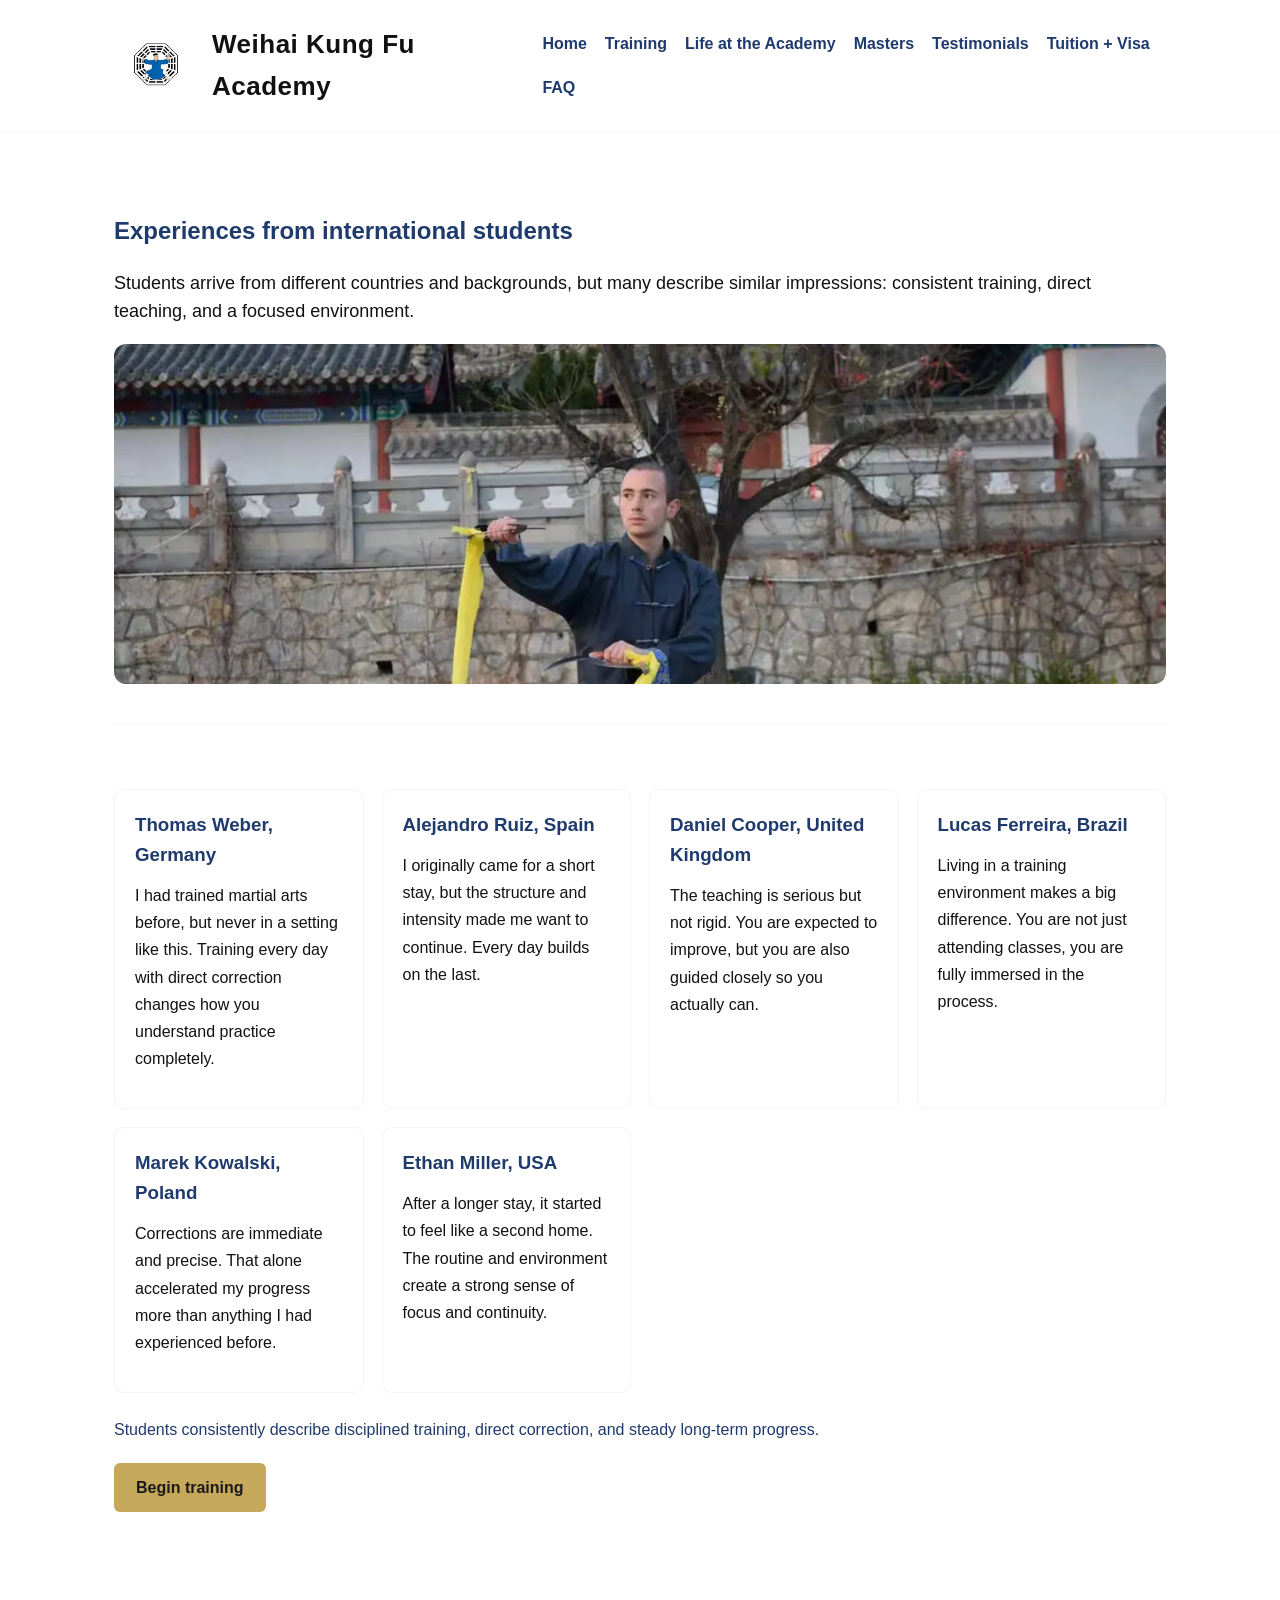
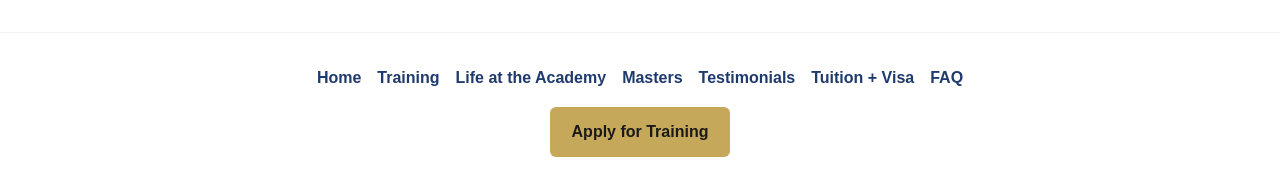
<file: testimonials.html>
<!doctype html>
<html lang="es">
<head>
  <meta charset="utf-8" />
  <meta name="viewport" content="width=device-width, initial-scale=1" />
  <title>Experiences from international students | Weihai Kung Fu Academy</title>
  <link rel="stylesheet" href="styles.css" />
  
</head>
<body>
  <header class="header"><nav class="nav"><div class="site-brand"><img class="site-logo" src="images/logo.webp" alt="Weihai Kung Fu Academy logo"><span class="site-name">Weihai Kung Fu Academy</span></div><div class="nav-links"><a href="index.html">Home</a><a href="training.html">Training</a><a href="life-at-the-academy.html">Life at the Academy</a><a href="masters.html">Masters</a><a href="testimonials.html">Testimonials</a><a href="tuition-visa.html">Tuition + Visa</a><a href="faq.html">FAQ</a></div></nav></header>
  <main class="main">
<section class="section">
  <div class="container">
    <h1>Experiences from international students</h1>
    <p class="lead">Students arrive from different countries and backgrounds, but many describe similar impressions: consistent training, direct teaching, and a focused environment.</p>
    <img class="section-image" src="images/testimonials.webp" alt="International students training together" />
  </div>
</section>

<section class="section">
  <div class="container">
    <div class="card-grid">
<div class="card">
  <h3>Thomas Weber, Germany</h3>
  <p class="card-body">I had trained martial arts before, but never in a setting like this. Training every day with direct correction changes how you understand practice completely.</p>
</div>

<div class="card">
  <h3>Alejandro Ruiz, Spain</h3>
  <p class="card-body">I originally came for a short stay, but the structure and intensity made me want to continue. Every day builds on the last.</p>
</div>

<div class="card">
  <h3>Daniel Cooper, United Kingdom</h3>
  <p class="card-body">The teaching is serious but not rigid. You are expected to improve, but you are also guided closely so you actually can.</p>
</div>

<div class="card">
  <h3>Lucas Ferreira, Brazil</h3>
  <p class="card-body">Living in a training environment makes a big difference. You are not just attending classes, you are fully immersed in the process.</p>
</div>

<div class="card">
  <h3>Marek Kowalski, Poland</h3>
  <p class="card-body">Corrections are immediate and precise. That alone accelerated my progress more than anything I had experienced before.</p>
</div>

<div class="card">
  <h3>Ethan Miller, USA</h3>
  <p class="card-body">After a longer stay, it started to feel like a second home. The routine and environment create a strong sense of focus and continuity.</p>
</div>
</div>
    <p class="supporting">Students consistently describe disciplined training, direct correction, and steady long-term progress.</p>
    <div class="cta-block"><a class="button" href="mailto:weihaikungfu@outlook.com">Begin training</a></div>
  </div>
</section>
</main>
  <footer class="footer"><div class="footer-links"><a href="index.html">Home</a><a href="training.html">Training</a><a href="life-at-the-academy.html">Life at the Academy</a><a href="masters.html">Masters</a><a href="testimonials.html">Testimonials</a><a href="tuition-visa.html">Tuition + Visa</a><a href="faq.html">FAQ</a></div><div class="footer-cta"><a class="button" href="mailto:weihaikungfu@outlook.com">Apply for Training</a></div></footer>
</body>
</html>
</file>
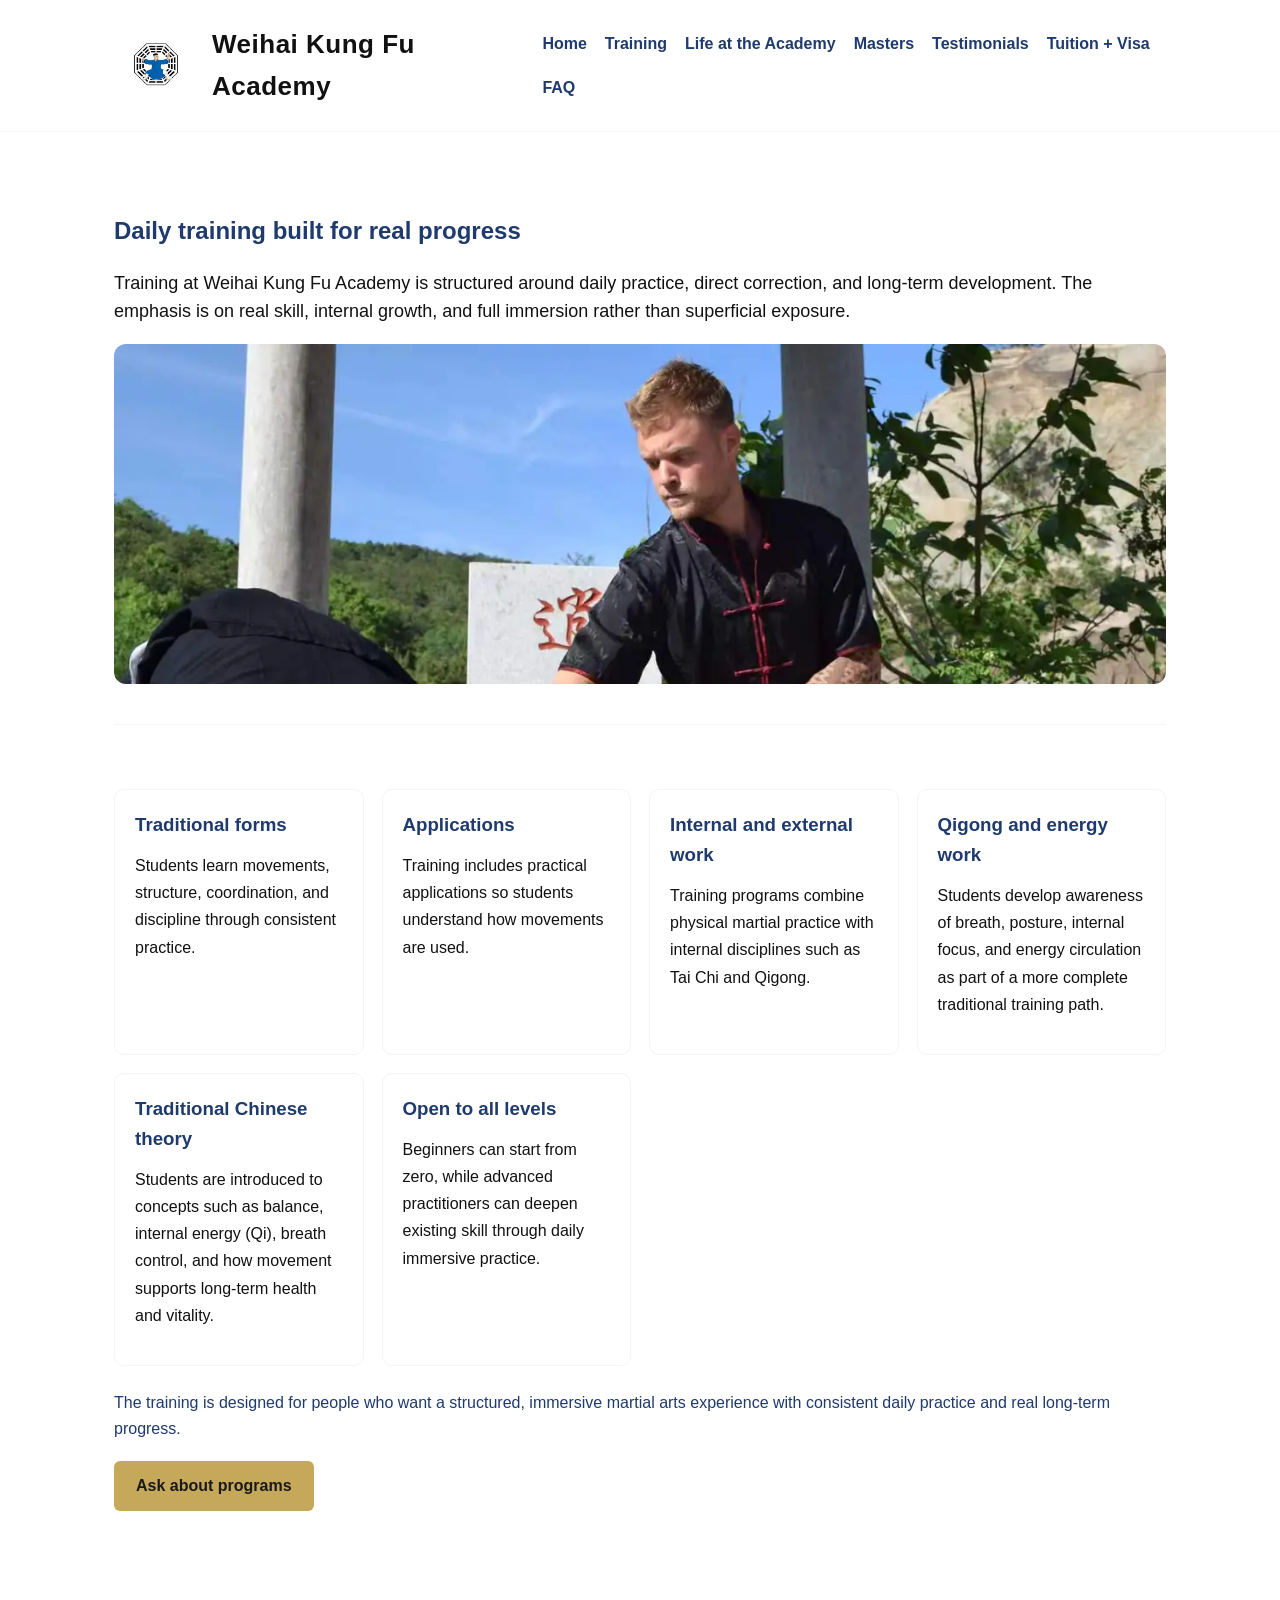
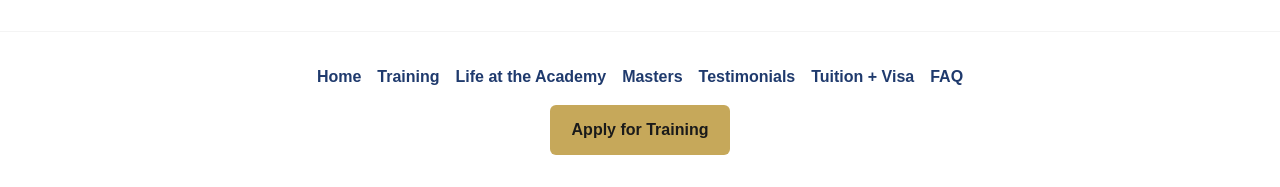
<file: training.html>
<!doctype html>
<html lang="es">
<head>
  <meta charset="utf-8" />
  <meta name="viewport" content="width=device-width, initial-scale=1" />
  <title>Daily training built for real progress | Weihai Kung Fu Academy</title>
  <link rel="stylesheet" href="styles.css" />
  
</head>
<body>
  <header class="header"><nav class="nav"><div class="site-brand"><img class="site-logo" src="images/logo.webp" alt="Weihai Kung Fu Academy logo"><span class="site-name">Weihai Kung Fu Academy</span></div><div class="nav-links"><a href="index.html">Home</a><a href="training.html">Training</a><a href="life-at-the-academy.html">Life at the Academy</a><a href="masters.html">Masters</a><a href="testimonials.html">Testimonials</a><a href="tuition-visa.html">Tuition + Visa</a><a href="faq.html">FAQ</a></div></nav></header>
  <main class="main">
<section class="section">
  <div class="container">
    <h1>Daily training built for real progress</h1>
    <p class="lead">Training at Weihai Kung Fu Academy is structured around daily practice, direct correction, and long-term development. The emphasis is on real skill, internal growth, and full immersion rather than superficial exposure.</p>
    <img class="section-image" src="images/training.webp" alt="Daily kung fu training program" />
  </div>
</section>

<section class="section">
  <div class="container">
    <div class="card-grid">
<div class="card">
  <h3>Traditional forms</h3>
  <p class="card-body">Students learn movements, structure, coordination, and discipline through consistent practice.</p>
</div>

<div class="card">
  <h3>Applications</h3>
  <p class="card-body">Training includes practical applications so students understand how movements are used.</p>
</div>

<div class="card">
  <h3>Internal and external work</h3>
  <p class="card-body">Training programs combine physical martial practice with internal disciplines such as Tai Chi and Qigong.</p>
</div>

<div class="card">
  <h3>Qigong and energy work</h3>
  <p class="card-body">Students develop awareness of breath, posture, internal focus, and energy circulation as part of a more complete traditional training path.</p>
</div>

<div class="card">
  <h3>Traditional Chinese theory</h3>
  <p class="card-body">Students are introduced to concepts such as balance, internal energy (Qi), breath control, and how movement supports long-term health and vitality.</p>
</div>

<div class="card">
  <h3>Open to all levels</h3>
  <p class="card-body">Beginners can start from zero, while advanced practitioners can deepen existing skill through daily immersive practice.</p>
</div>
</div>
    <p class="supporting">The training is designed for people who want a structured, immersive martial arts experience with consistent daily practice and real long-term progress.</p>
    <div class="cta-block"><a class="button" href="mailto:weihaikungfu@outlook.com">Ask about programs</a></div>
  </div>
</section>
</main>
  <footer class="footer"><div class="footer-links"><a href="index.html">Home</a><a href="training.html">Training</a><a href="life-at-the-academy.html">Life at the Academy</a><a href="masters.html">Masters</a><a href="testimonials.html">Testimonials</a><a href="tuition-visa.html">Tuition + Visa</a><a href="faq.html">FAQ</a></div><div class="footer-cta"><a class="button" href="mailto:weihaikungfu@outlook.com">Apply for Training</a></div></footer>
</body>
</html>
</file>
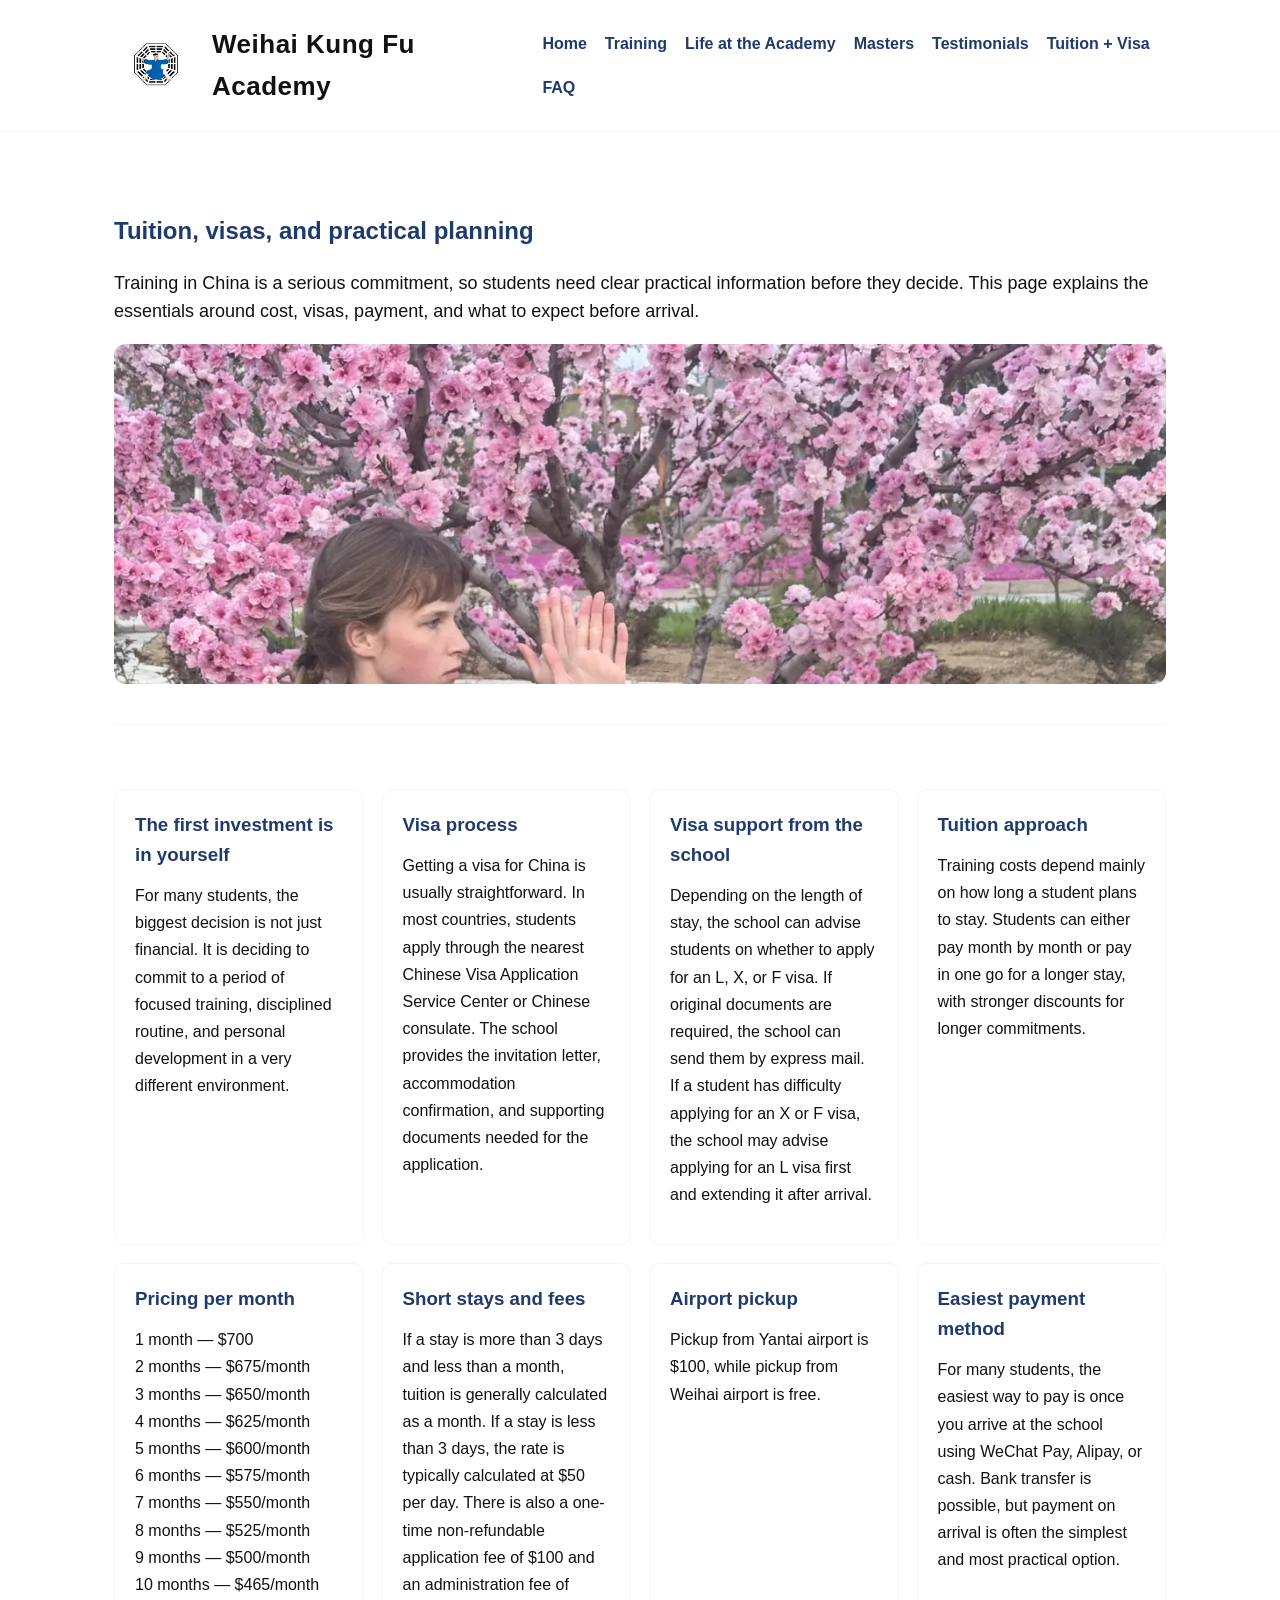
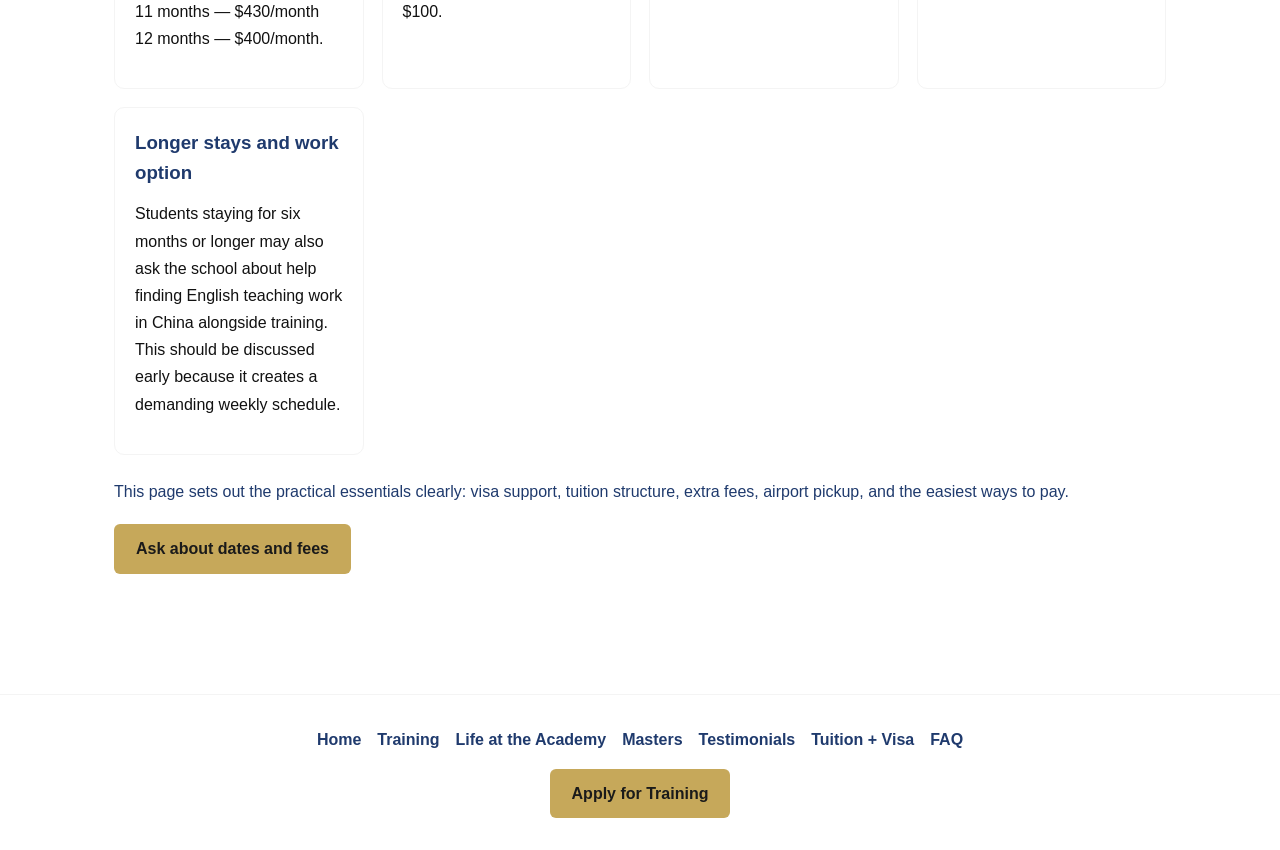
<file: tuition-visa.html>
<!doctype html>
<html lang="es">
<head>
  <meta charset="utf-8" />
  <meta name="viewport" content="width=device-width, initial-scale=1" />
  <title>Tuition, visas, and practical planning | Weihai Kung Fu Academy</title>
  <link rel="stylesheet" href="styles.css" />
  
</head>
<body>
  <header class="header"><nav class="nav"><div class="site-brand"><img class="site-logo" src="images/logo.webp" alt="Weihai Kung Fu Academy logo"><span class="site-name">Weihai Kung Fu Academy</span></div><div class="nav-links"><a href="index.html">Home</a><a href="training.html">Training</a><a href="life-at-the-academy.html">Life at the Academy</a><a href="masters.html">Masters</a><a href="testimonials.html">Testimonials</a><a href="tuition-visa.html">Tuition + Visa</a><a href="faq.html">FAQ</a></div></nav></header>
  <main class="main">
<section class="section">
  <div class="container">
    <h1>Tuition, visas, and practical planning</h1>
    <p class="lead">Training in China is a serious commitment, so students need clear practical information before they decide. This page explains the essentials around cost, visas, payment, and what to expect before arrival.</p>
    <img class="section-image" src="images/tuition-visa.webp" alt="Tuition, visa, and payment information for training in China" />
  </div>
</section>

<section class="section">
  <div class="container">
    <div class="card-grid">
<div class="card">
  <h3>The first investment is in yourself</h3>
  <p class="card-body">For many students, the biggest decision is not just financial. It is deciding to commit to a period of focused training, disciplined routine, and personal development in a very different environment.</p>
</div>

<div class="card">
  <h3>Visa process</h3>
  <p class="card-body">Getting a visa for China is usually straightforward. In most countries, students apply through the nearest Chinese Visa Application Service Center or Chinese consulate. The school provides the invitation letter, accommodation confirmation, and supporting documents needed for the application.</p>
</div>

<div class="card">
  <h3>Visa support from the school</h3>
  <p class="card-body">Depending on the length of stay, the school can advise students on whether to apply for an L, X, or F visa. If original documents are required, the school can send them by express mail. If a student has difficulty applying for an X or F visa, the school may advise applying for an L visa first and extending it after arrival.</p>
</div>

<div class="card">
  <h3>Tuition approach</h3>
  <p class="card-body">Training costs depend mainly on how long a student plans to stay. Students can either pay month by month or pay in one go for a longer stay, with stronger discounts for longer commitments.</p>
</div>

<div class="card">
  <h3>Pricing per month</h3>
  <p class="card-body">1 month — $700<br> 2 months — $675/month<br> 3 months — $650/month<br> 4 months — $625/month<br> 5 months — $600/month<br> 6 months — $575/month<br> 7 months — $550/month<br> 8 months — $525/month<br> 9 months — $500/month<br> 10 months — $465/month<br> 11 months — $430/month<br> 12 months — $400/month.</p>
</div>

<div class="card">
  <h3>Short stays and fees</h3>
  <p class="card-body">If a stay is more than 3 days and less than a month, tuition is generally calculated as a month. If a stay is less than 3 days, the rate is typically calculated at $50 per day. There is also a one-time non-refundable application fee of $100 and an administration fee of $100.</p>
</div>

<div class="card">
  <h3>Airport pickup</h3>
  <p class="card-body">Pickup from Yantai airport is $100, while pickup from Weihai airport is free.</p>
</div>

<div class="card">
  <h3>Easiest payment method</h3>
  <p class="card-body">For many students, the easiest way to pay is once you arrive at the school using WeChat Pay, Alipay, or cash. Bank transfer is possible, but payment on arrival is often the simplest and most practical option.</p>
</div>

<div class="card">
  <h3>Longer stays and work option</h3>
  <p class="card-body">Students staying for six months or longer may also ask the school about help finding English teaching work in China alongside training. This should be discussed early because it creates a demanding weekly schedule.</p>
</div>
</div>
    <p class="supporting">This page sets out the practical essentials clearly: visa support, tuition structure, extra fees, airport pickup, and the easiest ways to pay.</p>
    <div class="cta-block"><a class="button" href="mailto:weihaikungfu@outlook.com">Ask about dates and fees</a></div>
  </div>
</section>
</main>
  <footer class="footer"><div class="footer-links"><a href="index.html">Home</a><a href="training.html">Training</a><a href="life-at-the-academy.html">Life at the Academy</a><a href="masters.html">Masters</a><a href="testimonials.html">Testimonials</a><a href="tuition-visa.html">Tuition + Visa</a><a href="faq.html">FAQ</a></div><div class="footer-cta"><a class="button" href="mailto:weihaikungfu@outlook.com">Apply for Training</a></div></footer>
</body>
</html>
</file>
<file: styles.css>
:root {
  --primary: #1F3A6D;
  --accent: #C6A85A;
  --background: #FFFFFF;
  --text: #111111;
  --secondary-text: #1F3A6D;
  --soft-accent: #F4F4F4;
  --button-radius: 6px;
  --card-radius: 10px;
  --max-width: 1100px;
}

* {
  box-sizing: border-box;
}

body {
  margin: 0;
  font-family: Inter Regular, Helvetica Neue, Arial, sans-serif;
  background: var(--background);
  color: var(--text);
  line-height: 1.6;
}

img {
  max-width: 100%;
  display: block;
}

.header {
  padding: 24px 0;
  border-bottom: 1px solid var(--soft-accent);
  background: var(--background);
}

.nav {
  max-width: var(--max-width);
  margin: 0 auto;
  padding: 0 24px;
  display: flex;
  align-items: center;
  justify-content: space-between;
  gap: 24px;
}

.logo {
  font-family: Inter Bold, Helvetica Neue, Arial, sans-serif;
  font-weight: 700;
  color: var(--primary);
}

.site-brand {
  display: flex;
  align-items: center;
  gap: 14px;
}

.site-logo {
  height: 56px;
  width: auto;
}

.site-name {
  font-family: Inter, Helvetica Neue, Arial, sans-serif;
  font-weight: 700;
  font-size: 22px;
  color: #111111;
  letter-spacing: 0.5px;
}

@media (min-width: 768px) {
  .site-name {
    font-size: 26px;
  }
}

.logo-image {
  height: 40px;
  width: auto;
  display: block;
}

.hero-logo {
  width: auto;
  display: block;
  margin-bottom: 16px;
  background: transparent;
  mix-blend-mode: multiply;
}

.nav-links {
  display: flex;
  gap: 18px;
  flex-wrap: wrap;
}

.nav a {
  text-decoration: none;
  color: var(--primary);
  font-weight: 600;
}

.main {
  max-width: var(--max-width);
  margin: 0 auto;
  padding: 40px 24px 80px;
}

.hero-full {
  position: relative;
  min-height: 70vh;
  background-size: cover;
  background-position: center;
  background-repeat: no-repeat;
  display: flex;
  align-items: center;
  color: #ffffff;
}

.hero-inner {
  position: relative;
  width: 100%;
}

.hero-content {
  width: 100%;
  padding: 0 24px;
  max-width: 680px;
}

.hero-full .hero-content {
  max-width: var(--max-width);
  margin: 0 auto;
  padding: 120px 24px 120px;
}

.hero-content h1 {
  color: #FFFFFF;
  text-shadow: 0 2px 12px rgba(0,0,0,0.6);
}

.hero-content p {
  color: rgba(255,255,255,0.92);
  text-shadow: 0 2px 10px rgba(0,0,0,0.5);
  max-width: 600px;
}

.hero-layout-overlay {
  position: relative;
  width: 100%;
  overflow: hidden;
  padding: 0;
}

.hero-layout-overlay .hero-bg {
  position: absolute;
  inset: 0;
}

.hero-layout-overlay .hero-bg img {
  width: 100%;
  height: 100%;
  object-fit: cover;
  display: block;
}

.hero-overlay {
  position: absolute;
  inset: 0;
  pointer-events: none;
  background: linear-gradient(
    to right,
    rgba(0,0,0,0.65) 0%,
    rgba(0,0,0,0.55) 35%,
    rgba(0,0,0,0.25) 70%,
    rgba(0,0,0,0.1) 100%
  );
}

.hero-overlay-none {
  background: transparent;
}

.hero-overlay-dark {
  background: linear-gradient(90deg, rgba(17,17,17,0.62) 0%, rgba(17,17,17,0.28) 45%, rgba(17,17,17,0.12) 100%);
}

.hero-overlay-light {
  background: linear-gradient(90deg, rgba(255,255,255,0.72) 0%, rgba(255,255,255,0.36) 45%, rgba(255,255,255,0.14) 100%);
}

.hero-overlay-medium {
  background: linear-gradient(90deg, rgba(17,17,17,0.52) 0%, rgba(17,17,17,0.22) 45%, rgba(17,17,17,0.08) 100%);
}

.hero-overlay-strong {
  background: linear-gradient(90deg, rgba(17,17,17,0.74) 0%, rgba(17,17,17,0.42) 45%, rgba(17,17,17,0.16) 100%);
}

.hero-overlay-inner {
  position: relative;
  z-index: 2;
  min-height: 70vh;
  display: flex;
  align-items: center;
}

.hero-height-standard .hero-overlay-inner {
  min-height: 62vh;
}

.hero-height-compact .hero-overlay-inner {
  min-height: 52vh;
}

.hero-height-medium .hero-overlay-inner {
  min-height: 62vh;
}

.hero-height-tall .hero-overlay-inner {
  min-height: 78vh;
}

.hero-height-full .hero-overlay-inner {
  min-height: 92vh;
}

.hero-align-left {
  text-align: left;
  margin-left: clamp(24px, 6vw, 96px);
  margin-right: auto;
}

.hero-align-center {
  text-align: center;
  margin: 0 auto;
}

.hero-layout-overlay .hero-content h1,
.hero-layout-overlay .hero-content .lead {
  color: #FFFFFF;
}

h1, h2, h3 {
  font-family: Inter Bold, Helvetica Neue, Arial, sans-serif;
  color: var(--primary);
  margin: 0 0 12px;
}

.lead {
  font-size: 1.125rem;
  color: var(--text);
}

.supporting {
  color: var(--secondary-text);
}

.section {
  padding: 40px 0;
  border-bottom: 1px solid var(--soft-accent);
}

.section-inner {
  display: grid;
  gap: 24px;
}

.section-image,
.section-media img {
  width: 100%;
  max-height: 340px;
  object-fit: cover;
  object-position: top center;
  display: block;
  border-radius: 12px;
}

.hero-image img {
  width: 100%;
  height: auto;
  display: block;
  border-radius: 12px;
}

.section-layout-image-left .section-inner,
.section-layout-image-right .section-inner {
  grid-template-columns: minmax(0, 1fr) minmax(0, 1fr);
  align-items: center;
}

.section-layout-image-left .section-media {
  order: -1;
}

.section-layout-cards .card-grid,
.section-layout-standard .card-grid {
  display: grid;
}

.section-columns-1 .card-grid {
  grid-template-columns: 1fr;
}

.section-columns-2 .card-grid {
  grid-template-columns: repeat(2, minmax(0, 1fr));
}

.section-columns-3 .card-grid {
  grid-template-columns: repeat(3, minmax(0, 1fr));
}

.section-theme-light {
  background: rgba(255, 255, 255, 0.55);
}

.section-theme-dark {
  background: #111111;
}

.section-theme-dark h2,
.section-theme-dark h3,
.section-theme-dark p,
.section-theme-dark .supporting,
.section-theme-dark .stat-value,
.section-theme-dark .stat-label {
  color: #ffffff;
}

.section-theme-accent {
  background: rgba(199, 162, 124, 0.14);
}

.section:last-of-type {
  border-bottom: none;
}

.hero {
  padding: 60px 0;
}

.hero-grid {
  display: grid;
  grid-template-columns: repeat(auto-fit, minmax(260px, 1fr));
  gap: 32px;
  align-items: center;
}

.card-grid {
  display: grid;
  grid-template-columns: repeat(auto-fit, minmax(220px, 1fr));
  gap: 18px;
  margin: 24px 0;
}

.card {
  padding: 20px;
  border: 1px solid var(--soft-accent);
  border-radius: var(--card-radius);
  background: #ffffff;
}

.card-body {
  margin-top: 10px;
  line-height: 1.7;
  color: #111111;
}

.steps {
  display: grid;
  gap: 16px;
  margin: 24px 0;
}

.step {
  display: grid;
  grid-template-columns: 36px 1fr;
  gap: 12px;
  align-items: start;
  padding: 16px;
  border: 1px solid var(--soft-accent);
  border-radius: var(--card-radius);
  background: #ffffff;
}

.step-number {
  width: 32px;
  height: 32px;
  border-radius: 50%;
  background: var(--soft-accent);
  display: flex;
  align-items: center;
  justify-content: center;
  font-weight: 600;
  color: var(--primary);
}

.quote-grid {
  display: grid;
  grid-template-columns: repeat(auto-fit, minmax(240px, 1fr));
  gap: 18px;
  margin: 24px 0;
}

.quote {
  padding: 20px;
  border-left: 4px solid var(--soft-accent);
  background: #ffffff;
  border-radius: var(--card-radius);
}

.quote-attrib {
  margin-top: 10px;
  font-weight: 600;
  color: var(--primary);
}

.stats-grid {
  display: grid;
  gap: 16px;
  margin: 24px 0;
}

.stats-style-inline {
  grid-template-columns: repeat(auto-fit, minmax(180px, 1fr));
}

.stats-style-cards {
  grid-template-columns: repeat(auto-fit, minmax(220px, 1fr));
}

.stat {
  padding: 16px;
  border: 1px solid var(--soft-accent);
  border-radius: var(--card-radius);
  background: #ffffff;
}

.stat-value {
  font-family: Inter Bold, Helvetica Neue, Arial, sans-serif;
  font-size: 1.5rem;
  color: var(--primary);
  margin-bottom: 6px;
}

.stat-label {
  color: var(--secondary-text);
}

.faq-grid {
  display: grid;
  gap: 14px;
  margin: 24px 0;
}

.faq-item {
  padding: 16px;
  border: 1px solid var(--soft-accent);
  border-radius: var(--card-radius);
  background: #ffffff;
}

.cta-block {
  margin-top: 20px;
}

.button {
  display: inline-block;
  background: var(--accent);
  color: #1A1A1A;
  text-decoration: none;
  padding: 12px 22px;
  border-radius: var(--button-radius);
  font-weight: 600;
}

.footer {
  padding: 32px 24px;
  border-top: 1px solid var(--soft-accent);
  background: var(--background);
}

.footer-links {
  max-width: var(--max-width);
  margin: 0 auto 16px;
  display: flex;
  gap: 16px;
  justify-content: center;
  flex-wrap: wrap;
}

.footer-links a {
  text-decoration: none;
  color: var(--primary);
  font-weight: 600;
}

.footer-cta {
  display: flex;
  justify-content: center;
}

.footer-contact {
  display: flex;
  justify-content: center;
  gap: 16px;
  flex-wrap: wrap;
  margin-bottom: 16px;
}

.footer-contact a {
  text-decoration: none;
  color: var(--primary);
}

@media (max-width: 768px) {
  .header {
    padding: 16px 0;
  }

  .nav {
    padding: 0 16px;
    flex-direction: column;
    align-items: flex-start;
    gap: 14px;
  }

  .main {
    padding: 24px 16px 56px;
  }

  .section {
    padding: 28px 0;
  }

  h1 {
    font-size: 2rem;
  }

  h2 {
    font-size: 1.4rem;
  }

  .lead {
    font-size: 1rem;
    line-height: 1.6;
  }

  .hero-overlay-inner {
    min-height: 54vh;
  }

  .hero-height-standard .hero-overlay-inner {
    min-height: 50vh;
  }

  .hero-height-compact .hero-overlay-inner {
    min-height: 46vh;
  }

  .hero-height-medium .hero-overlay-inner {
    min-height: 50vh;
  }

  .hero-height-tall .hero-overlay-inner {
    min-height: 60vh;
  }

  .hero-height-full .hero-overlay-inner {
    min-height: 72vh;
  }

  .hero-content {
    max-width: 100%;
    padding: 0 16px;
    margin-left: auto !important;
    margin-right: auto !important;
    text-align: center !important;
    transform: none !important;
    left: auto !important;
    right: auto !important;
    max-width: 90%;
  }

  .hero-content p {
    max-width: 100%;
  }

  .hero-content h1 {
    font-size: 28px !important;
    line-height: 1.2;
  }

  .hero-content .lead {
    font-size: 16px !important;
    line-height: 1.5;
  }

  .hero {
    height: auto !important;
    min-height: 70vh;
    padding-top: 60px;
    padding-bottom: 60px;
  }

  .hero-grid {
    grid-template-columns: 1fr;
    gap: 18px;
  }

  .section-inner,
  .section-layout-image-left .section-inner,
  .section-layout-image-right .section-inner {
    grid-template-columns: 1fr;
    gap: 18px;
  }

  .section-image,
  .section-media img {
    width: 100%;
    height: auto;
    max-height: 220px;
  }

  .hero-image img {
    width: 100%;
    height: auto;
    max-height: none;
  }

  .card-grid,
  .quote-grid,
  .stats-grid {
    grid-template-columns: 1fr;
  }

  .steps {
    gap: 12px;
  }

  .step {
    grid-template-columns: 28px 1fr;
    gap: 10px;
    padding: 14px;
  }

  .card {
    padding: 16px;
  }

  .button {
    padding: 10px 18px;
  }

  .cta-block {
    display: block;
  }

  .footer {
    padding: 24px 16px;
  }
}
</file>
